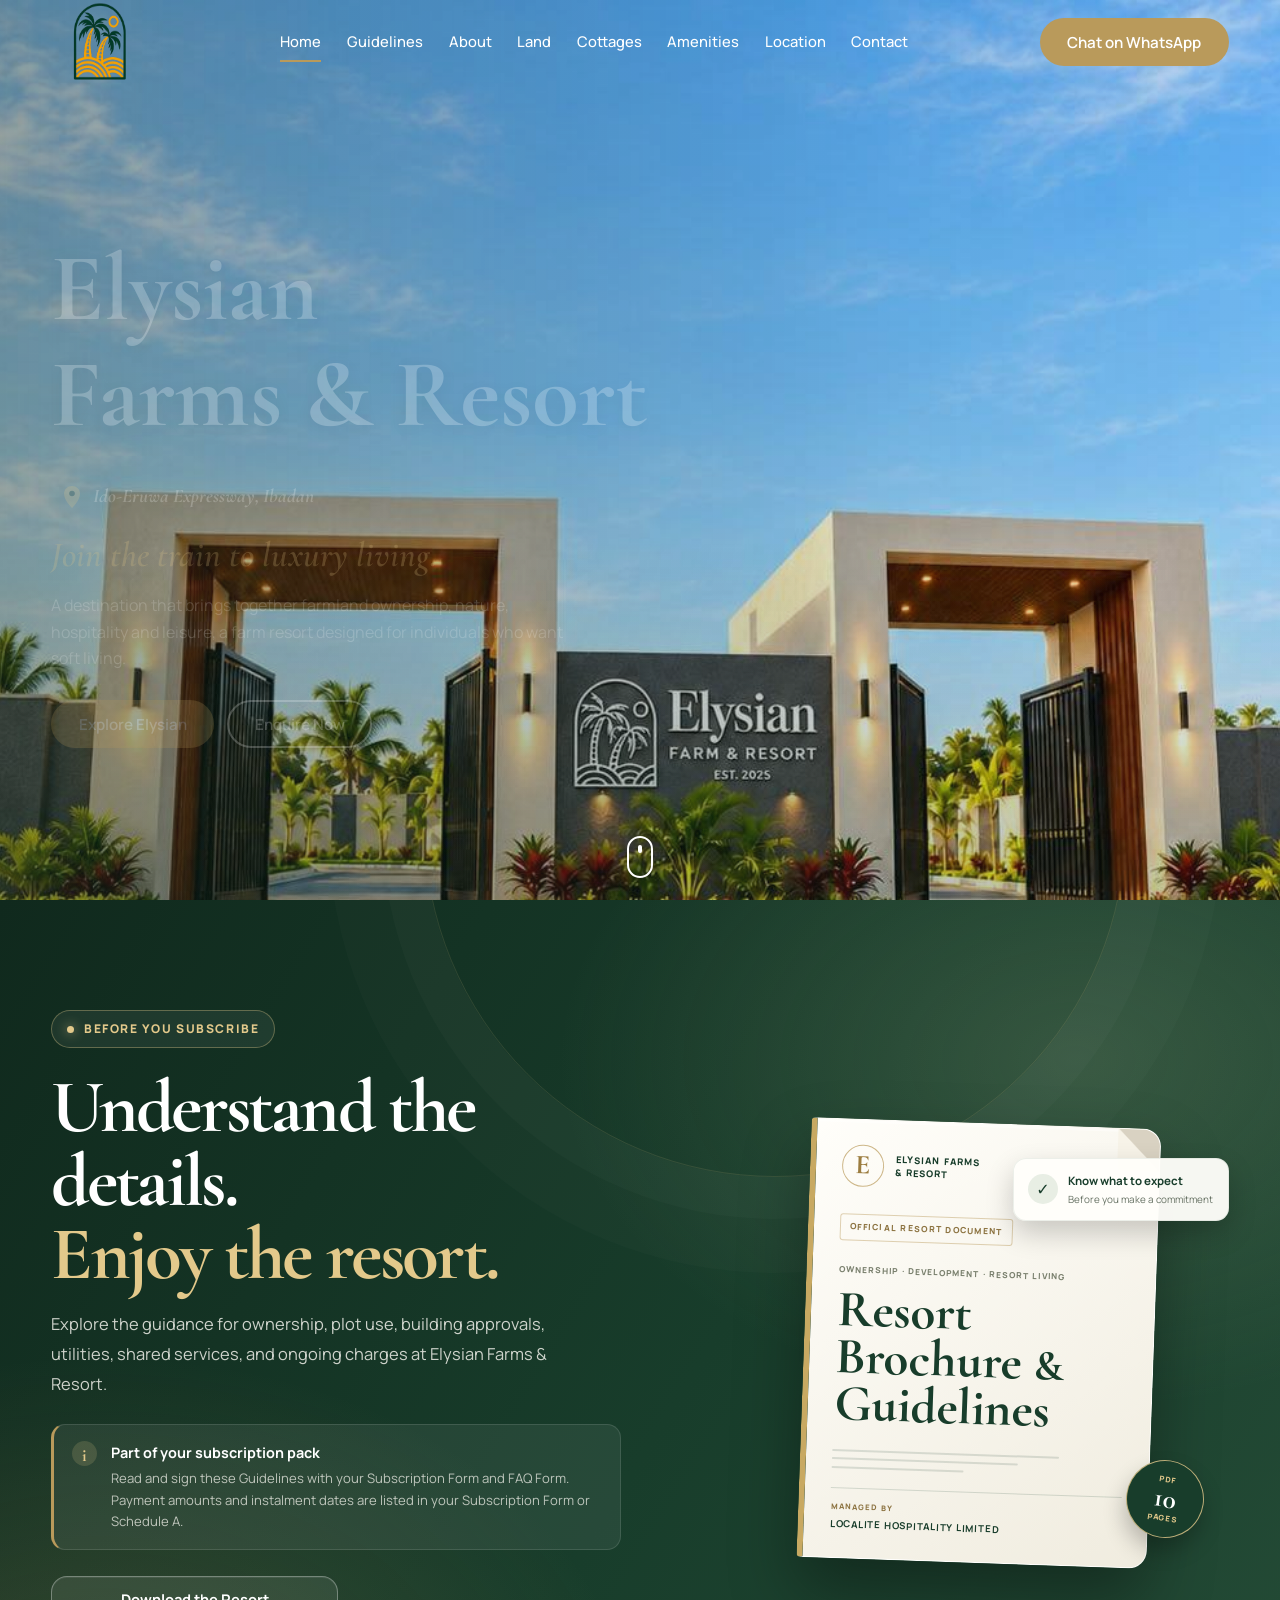
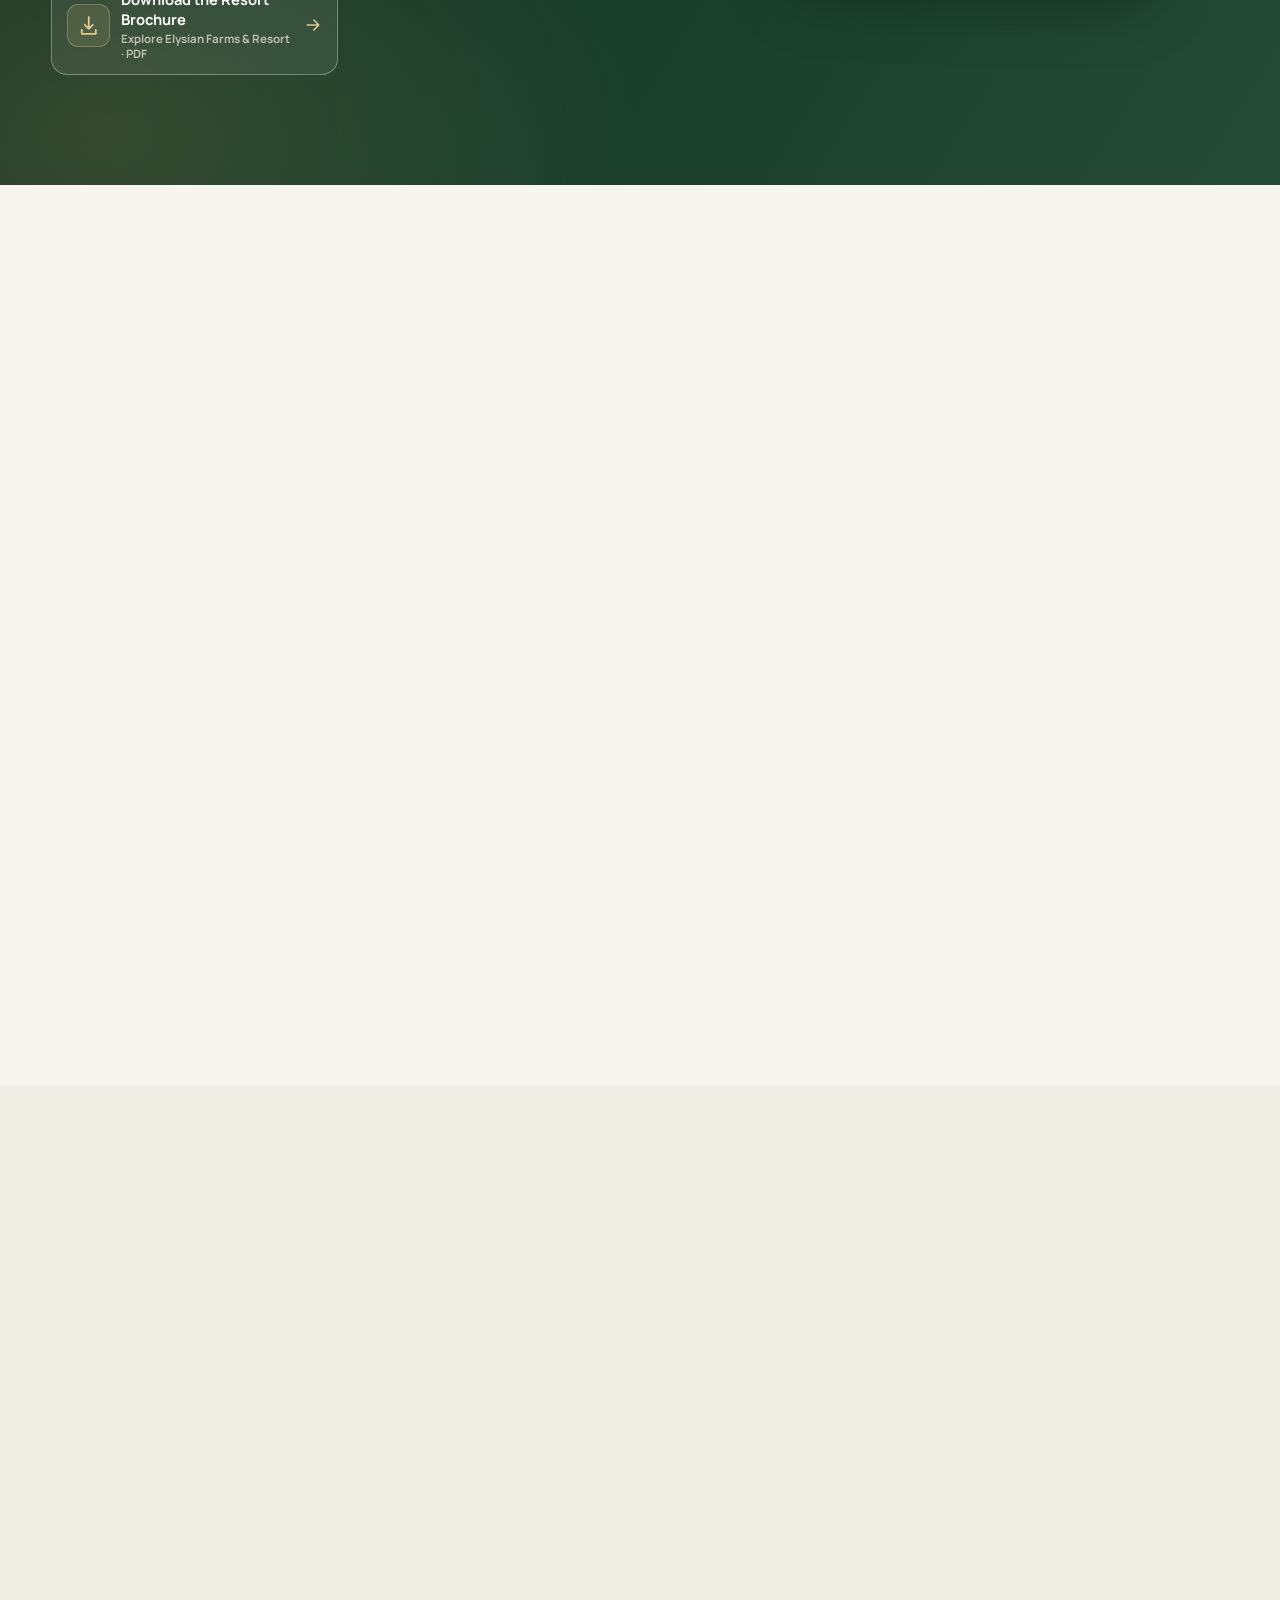
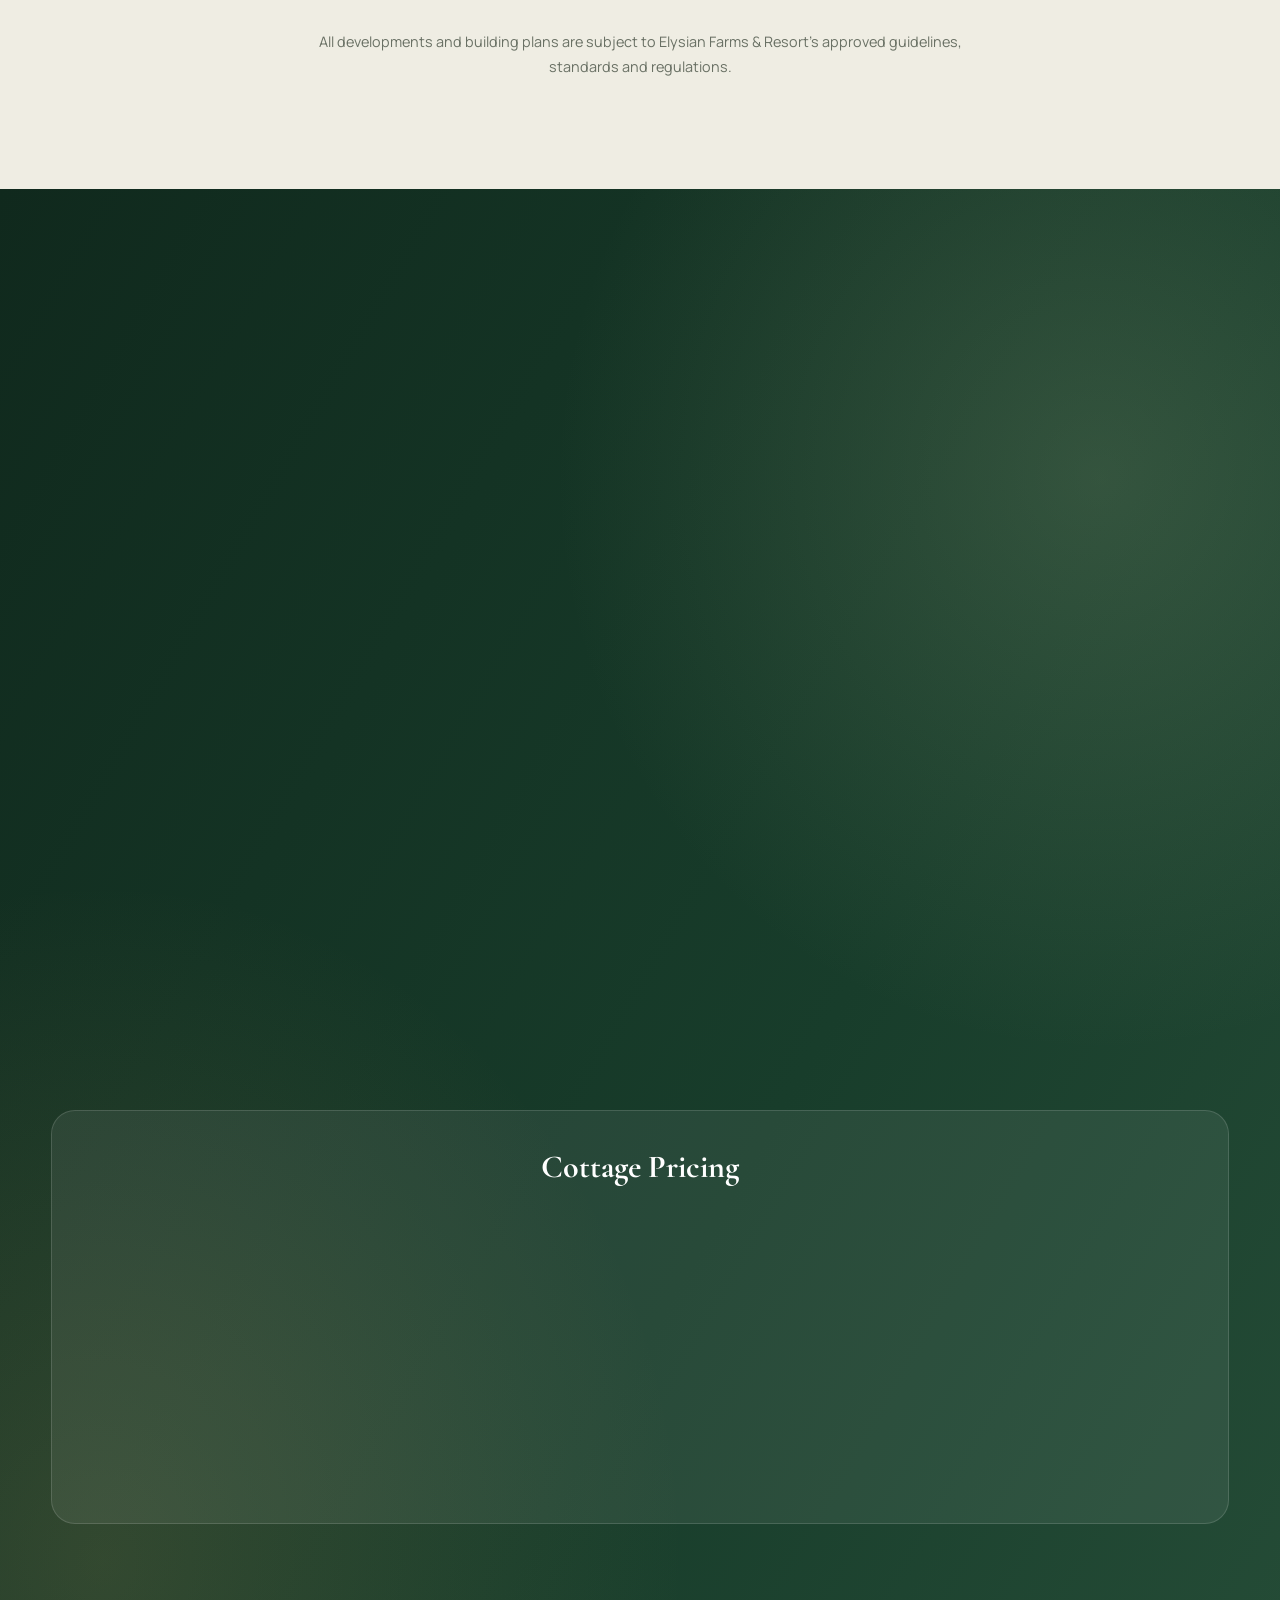
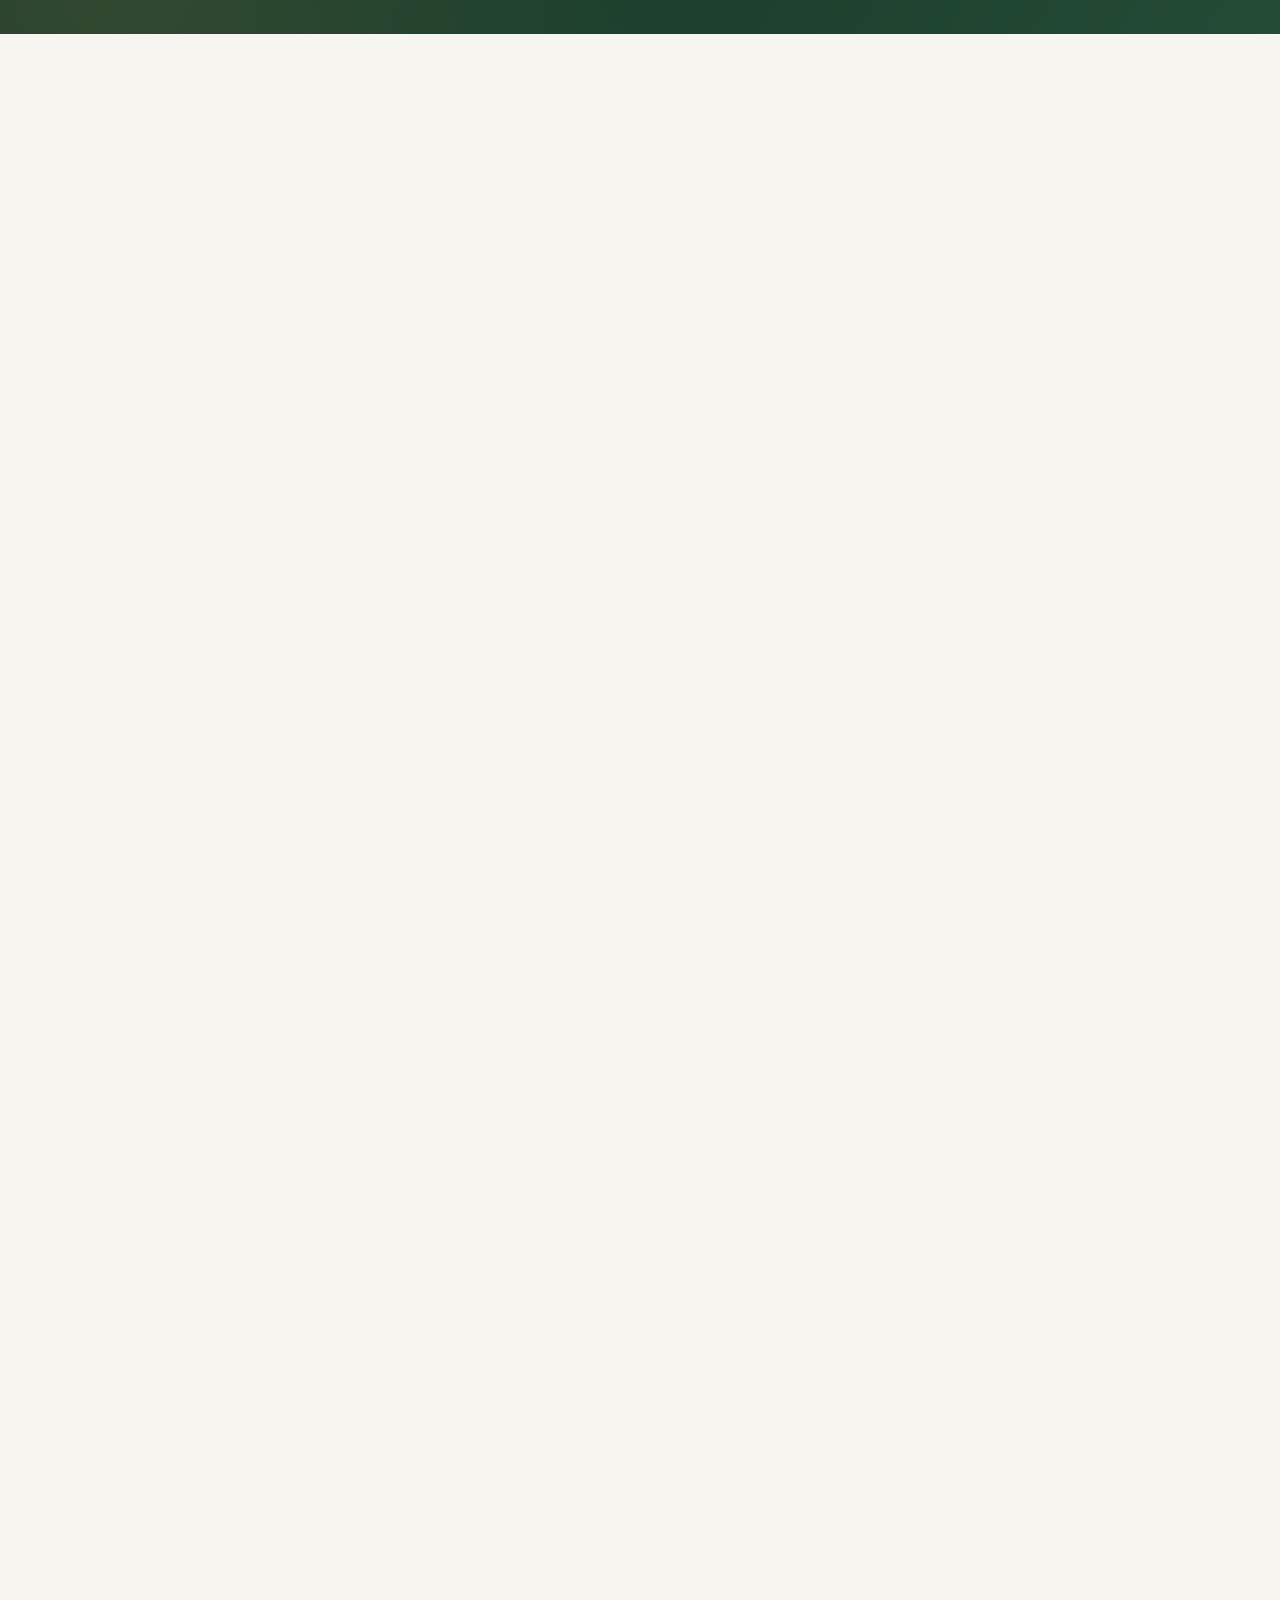
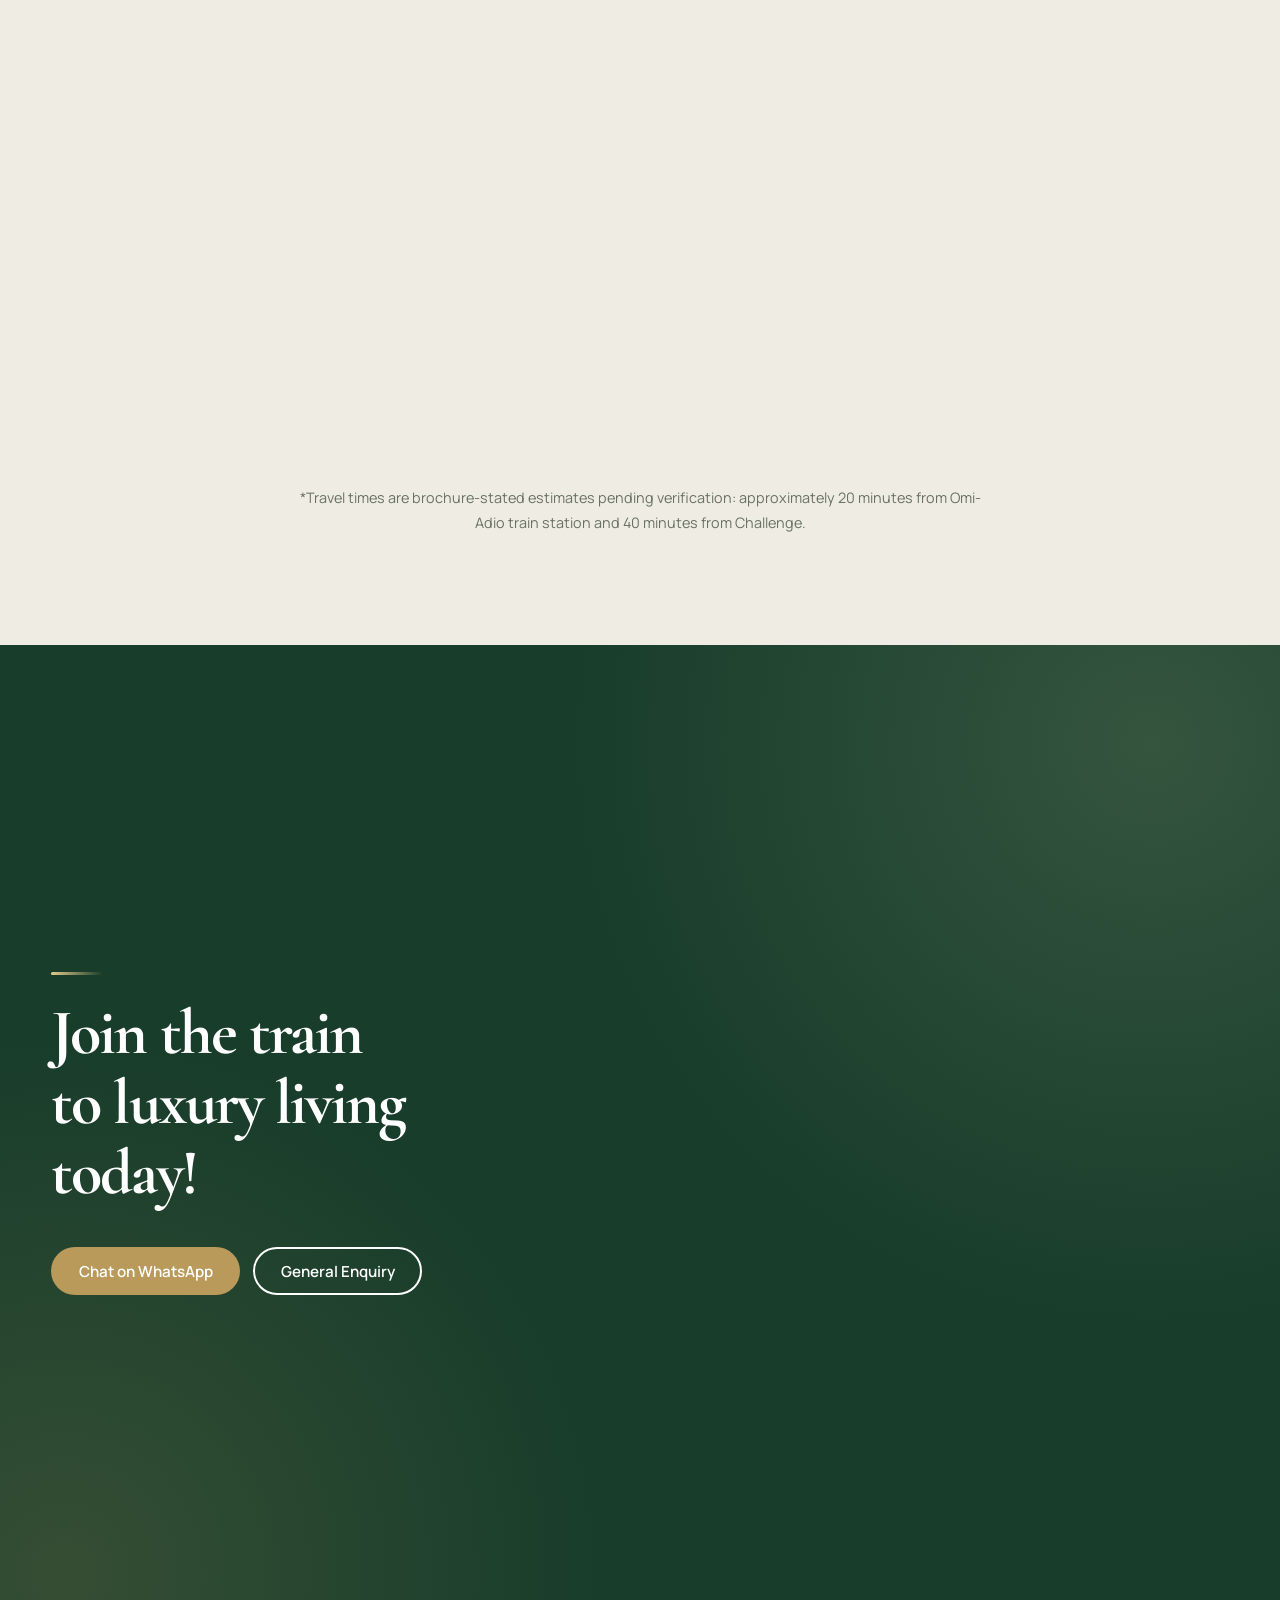
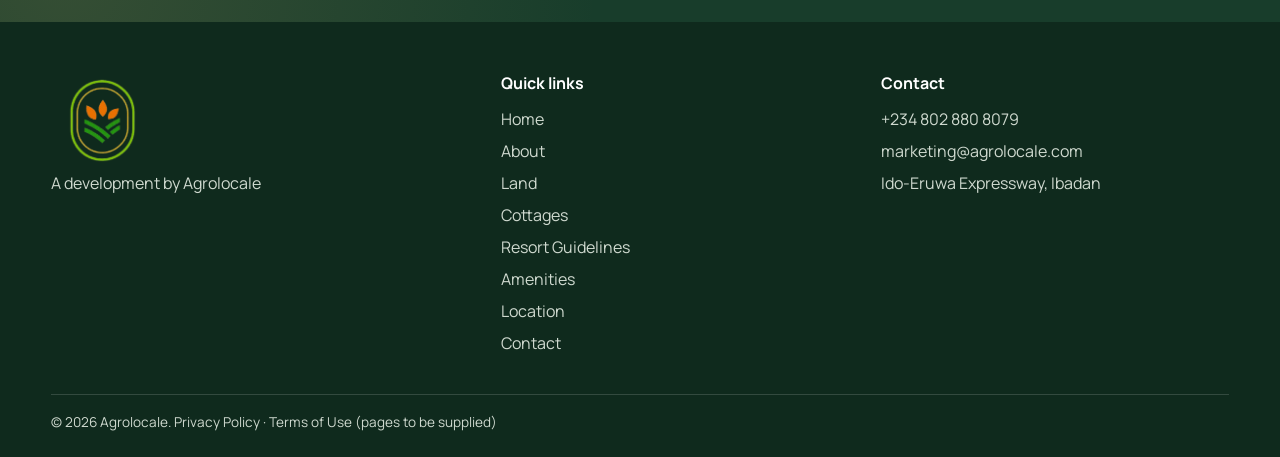
<file: index.html>
<!DOCTYPE html>
<html lang="en-NG">

<head>
    <meta charset="utf-8">
    <meta name="viewport" content="width=device-width, initial-scale=1">
    <title>Farm Resort in Ibadan, Nigeria | Elysian Farms &amp; Resort</title>
    <meta name="description"
        content="Discover Elysian Farms &amp; Resort, a farm resort on Ido-Eruwa Expressway in Ibadan, Oyo State, Nigeria, Africa. Explore Aduke Nature Cottages, leisure amenities and farmland.">
    <meta name="keywords"
        content="Elysian Farms and Resort, farm resort in Ibadan, farm resort in Nigeria, farm resort in Lagos, farm resort in Africa, farm resort in West Africa, Elysian, Farm, Resort, land for sale in Ibadan, farmland investment Nigeria, Ido-Eruwa Expressway, Aduke Nature Cottages, greenhouse farming, agro-realty Nigeria">
    <meta name="author" content="Agrolocale">
    <meta name="robots" content="index, follow, max-image-preview:large">
    <meta name="googlebot" content="index, follow">
    <link rel="canonical" href="https://elysianfarmsandresort.agrolocale.com/">

    <meta property="og:type" content="website">
    <meta property="og:locale" content="en_NG">
    <meta property="og:site_name" content="Elysian Farms &amp; Resort">
    <meta property="og:url" content="https://elysianfarmsandresort.agrolocale.com/">
    <meta property="og:title" content="Farm Resort in Ibadan, Nigeria | Elysian Farms &amp; Resort">
    <meta property="og:description"
        content="Discover Elysian Farms &amp; Resort in Ibadan, Oyo State, Nigeria, Africa: Aduke Nature Cottages, leisure amenities and farmland opportunities.">
    <meta property="og:image"
        content="https://elysianfarmsandresort.agrolocale.com/assets/images/hero/elysian-og-share.jpg">
    <meta property="og:image:secure_url"
        content="https://elysianfarmsandresort.agrolocale.com/assets/images/hero/elysian-og-share.jpg">
    <meta property="og:image:type" content="image/jpeg">
    <meta property="og:image:width" content="1121">
    <meta property="og:image:height" content="706">
    <meta property="og:image:alt"
        content="Elysian Farms &amp; Resort, a farm resort and land investment destination in Ibadan">

    <meta name="twitter:card" content="summary_large_image">
    <meta name="twitter:title" content="Farm Resort in Ibadan, Nigeria | Elysian Farms &amp; Resort">
    <meta name="twitter:description"
        content="Discover Elysian Farms &amp; Resort in Nigeria, Africa: Aduke Nature Cottages, leisure amenities and farmland opportunities.">
    <meta name="twitter:image"
        content="https://elysianfarmsandresort.agrolocale.com/assets/images/hero/elysian-og-share.jpg">
    <meta name="twitter:image:alt"
        content="Elysian Farms &amp; Resort, a farm resort and land investment destination in Nigeria, Africa">

    <meta name="theme-color" content="#183D2B">
    <link rel="icon" type="image/png" href="assets/logo/elysian-logo.png">
    <link rel="preconnect" href="https://fonts.googleapis.com">
    <link rel="canonical" href="https://elysianfarmsandresort.agrolocale.com/">
    <link rel="preconnect" href="https://fonts.gstatic.com" crossorigin>
    <link rel="stylesheet"
        href="https://fonts.googleapis.com/css2?family=Cormorant+Garamond:wght@500;600;700&amp;family=Manrope:wght@400;500;600;700&amp;display=swap">
    <link rel="stylesheet" href="css/style.css">
    <script type="application/ld+json">
        {
            "@context": "https://schema.org",
            "@graph": [
                {
                    "@type": "Organization",
                    "@id": "https://elysianfarmsandresort.agrolocale.com/#organization",
                    "name": "Agrolocale",
                    "url": "https://www.agrolocale.com"
                },
                {
                    "@type": "LodgingBusiness",
                    "@id": "https://elysianfarmsandresort.agrolocale.com/#resort",
                    "name": "Elysian Farms & Resort",
                    "url": "https://elysianfarmsandresort.agrolocale.com/",
                    "description": "A farm resort development on Ido-Eruwa Expressway in Ibadan, Oyo State, Nigeria, Africa, featuring Aduke Nature Cottages, farmland and leisure amenities.",
                    "image": "https://elysianfarmsandresort.agrolocale.com/assets/images/hero/elysian-og-share.jpg",
                    "telephone": "+2348028808079",
                    "email": "marketing@agrolocale.com",
                    "address": {
                        "@type": "PostalAddress",
                        "streetAddress": "Ido-Eruwa Expressway",
                        "addressLocality": "Ibadan",
                        "addressRegion": "Oyo State",
                        "addressCountry": "NG"
                    },
                    "parentOrganization": {
                        "@id": "https://elysianfarmsandresort.agrolocale.com/#organization"
                    }
                }
            ]
        }
    </script>
    <script async src="https://www.googletagmanager.com/gtm.js?id=GTM-TWPB3NKR"></script>
    <script>
    window.dataLayer = window.dataLayer || [];
    function gtag(){dataLayer.push(arguments);}
    gtag('js', new Date());
    function gtag_report_conversion(url) {
      var callback = function () {
        if (typeof(url) != 'undefined') {
          window.location = url;
        }
      };
      gtag('event', 'conversion', {
        'send_to': 'AW-18594349795/gmoqCKL17L8dEOOFvaJF',
        'event_callback': callback
      });
      return false;
    }
    </script>

    <!-- Meta Pixel Code -->
    <script>
        !function (f, b, e, v, n, t, s) {
            if (f.fbq) return; n = f.fbq = function () {
                n.callMethod ?
                n.callMethod.apply(n, arguments) : n.queue.push(arguments)
            };
            if (!f._fbq) f._fbq = n; n.push = n; n.loaded = !0; n.version = '2.0';
            n.queue = []; t = b.createElement(e); t.async = !0;
            t.src = v; s = b.getElementsByTagName(e)[0];
            s.parentNode.insertBefore(t, s)
        }(window, document, 'script',
            'https://connect.facebook.net/en_US/fbevents.js');
        fbq('init', '2271069093458675');
        fbq('track', 'PageView');
    </script>
    <noscript><img height="1" width="1" style="display:none"
            src="https://www.facebook.com/tr?id=2271069093458675&ev=PageView&noscript=1" /></noscript>
    <!-- End Meta Pixel Code -->
</head>
<script async src="https://www.googletagmanager.com/gtm.js?id=GTM-TQBMDG2C"></script>
<script>
  window.dataLayer = window.dataLayer || [];
  function gtag(){dataLayer.push(arguments);}
  gtag('js', new Date());
</script>

<body>
    <a class="skip" href="#main">Skip to content</a>
    <header class="site-header">
        <div class="wrap bar">
            <a class="brand" href="#home" aria-label="Elysian Farms &amp; Resort home"><img src="assets/logo/logo.png"
                    alt="Elysian Farm &amp; Resort logo" width="493" height="610"></a>
            <button class="nav-toggle" aria-expanded="false" aria-controls="menu"
                aria-label="Toggle menu"><span></span><span></span><span></span></button>
            <nav aria-label="Primary">
                <ul id="menu">
                    <li><a href="#home">Home</a></li>
                    <li><a href="#guidelines">Guidelines</a></li>
                    <li><a href="#about">About</a></li>
                    <li><a href="#land">Land</a></li>
                    <li><a href="#cottages">Cottages</a></li>
                    <li><a href="#amenities">Amenities</a></li>
                    <li><a href="#location">Location</a></li>
                    <li><a href="#contact">Contact</a></li>
                    <li class="m-only"><a class="btn btn-gold" data-wa="general"
                            onclick="return gtag_report_conversion(this.href)">Chat on WhatsApp</a></li>
                </ul>
            </nav>
            <a class="btn btn-gold d-only" data-wa="general"
                onclick="return gtag_report_conversion(this.href)">Chat on WhatsApp</a>
        </div>
    </header>
    <main id="main">
        <section id="home" class="hero">
            <img class="hero-poster"
                src="assets/images/hero/elysian-resort-entrance-gate.jpg"
                alt="Elysian Farms &amp; Resort entrance gate"
                width="1600" height="992">
            <iframe id="hero-video" class="hero-bg"
                src="https://www.youtube.com/embed/Hvt9_6uP8F4?si=er4V3tFiDXE6Yjj8&amp;start=15&amp;autoplay=1&amp;mute=1&amp;loop=1&amp;playlist=Hvt9_6uP8F4&amp;controls=0&amp;rel=0&amp;modestbranding=1&amp;playsinline=1"
                title="YouTube video player"
                frameborder="0"
                allow="accelerometer; autoplay; clipboard-write; encrypted-media; gyroscope; picture-in-picture; web-share"
                referrerpolicy="strict-origin-when-cross-origin"
                allowfullscreen></iframe>
            <div class="wrap hero-c">
                <h1 class="reveal reveal-blur">Elysian<br>Farms &amp; Resort</h1>
                <div class="location-badge reveal reveal-scale" aria-label="Location: Ido-Eruwa Expressway, Ibadan">
                    <svg class="loc-icon" width="20" height="24" viewBox="0 0 20 24" aria-hidden="true"
                        xmlns="http://www.w3.org/2000/svg">
                        <path d="M10 23S2 15.4 2 8.7C2 4.3 5.6 1 10 1s8 3.3 8 7.7C18 15.4 10 23 10 23Z"
                            fill="currentColor" />
                        <circle cx="10" cy="8.5" r="2.8" fill="var(--green)" />
                    </svg>
                    <span class="loc">Ido-Eruwa Expressway, Ibadan</span>
                </div>
                <p class="tag">Join the train to luxury living.</p>
                <p class="lead">A destination that brings together farmland ownership, nature, hospitality and leisure,
                    a farm resort designed for individuals who want soft living.</p>
                <div class="cta"><a class="btn btn-gold" href="#about">Explore Elysian</a><a class="btn btn-light"
                        href="#contact">Enquire Now</a></div>
            </div>
            <a class="scroll" href="#about" aria-label="Scroll to About"><span></span></a>
        </section>

        <section id="guidelines" class="sec guidelines">
            <div class="wrap guidelines-layout">
                <div class="guidelines-copy">
                    <p class="guidelines-kicker"><span aria-hidden="true"></span> Before you subscribe</p>
                    <h2>Understand the details.<br><em>Enjoy the resort.</em></h2>
                    <p class="guidelines-intro">Explore the guidance for ownership, plot use, building approvals,
                        utilities, shared services, and ongoing charges at Elysian Farms &amp; Resort.</p>
                    <div class="guidelines-note">
                        <span class="guidelines-note-mark" aria-hidden="true">i</span>
                        <div>
                            <strong>Part of your subscription pack</strong>
                            <p>Read and sign these Guidelines with your Subscription Form and FAQ Form. Payment amounts
                                and instalment dates are listed in your Subscription Form or Schedule A.</p>
                        </div>
                    </div>
                    <div class="guidelines-download-grid">
                        <!-- <a class="btn guidelines-download"
                            href="assets/docs/elysian-farm-and-resort-guidelines.pdf"
                            download="elysian-farm-and-resort-guidelines.pdf">
                            <svg class="guidelines-download-icon" width="24" height="24" viewBox="0 0 24 24"
                                fill="none" aria-hidden="true" xmlns="http://www.w3.org/2000/svg">
                                <path d="M12 3v12m0 0 4-4m-4 4-4-4M5 16v4h14v-4" stroke="currentColor"
                                    stroke-width="1.8" stroke-linecap="round" stroke-linejoin="round" />
                            </svg>
                            <span class="guidelines-download-text">
                                <strong>Download Resort Guidelines</strong>
                                <small>PDF document &middot; 10 pages</small>
                            </span>
                            <svg class="guidelines-download-arrow" width="20" height="20" viewBox="0 0 24 24"
                                fill="none" aria-hidden="true" xmlns="http://www.w3.org/2000/svg">
                                <path d="M5 12h14m-6-6 6 6-6 6" stroke="currentColor" stroke-width="1.8"
                                    stroke-linecap="round" stroke-linejoin="round" />
                            </svg>
                        </a> -->
                        <a class="btn guidelines-download brochure-download"
                            href="assets/docs/elysian-farm-and-resort-brochure.pdf"
                            download="elysian-farm-and-resort-brochure.pdf">
                            <svg class="guidelines-download-icon" width="24" height="24" viewBox="0 0 24 24"
                                fill="none" aria-hidden="true" xmlns="http://www.w3.org/2000/svg">
                                <path d="M12 3v12m0 0 4-4m-4 4-4-4M5 16v4h14v-4" stroke="currentColor"
                                    stroke-width="1.8" stroke-linecap="round" stroke-linejoin="round" />
                            </svg>
                            <span class="guidelines-download-text">
                                <strong>Download the Resort Brochure</strong>
                                <small>Explore Elysian Farms &amp; Resort &middot; PDF</small>
                            </span>
                            <svg class="guidelines-download-arrow" width="20" height="20" viewBox="0 0 24 24"
                                fill="none" aria-hidden="true" xmlns="http://www.w3.org/2000/svg">
                                <path d="M5 12h14m-6-6 6 6-6 6" stroke="currentColor" stroke-width="1.8"
                                    stroke-linecap="round" stroke-linejoin="round" />
                            </svg>
                        </a>
                    </div>
                </div>
                <div class="guidelines-art" aria-hidden="true">
                    <div class="guidelines-sheet">
                        <div class="guidelines-sheet-brand">
                            <span class="guidelines-monogram">E</span>
                            <span>ELYSIAN FARMS<br>&amp; RESORT</span>
                        </div>
                        <span class="guidelines-sheet-label">OFFICIAL RESORT DOCUMENT</span>
                        <p class="guidelines-sheet-overline">OWNERSHIP &middot; DEVELOPMENT &middot; RESORT LIVING</p>
                        <h3>Resort<br>Brochure <small>&</small><br>Guidelines</h3>
                        <div class="guidelines-sheet-lines"><span></span><span></span><span></span></div>
                        <div class="guidelines-sheet-footer">
                            <span>MANAGED BY</span>
                            <strong>LOCALITE HOSPITALITY LIMITED</strong>
                        </div>
                    </div>
                    <div class="guidelines-float">
                        <span class="guidelines-float-check" aria-hidden="true">&check;</span>
                        <span><strong>Know what to expect</strong><small>Before you make a commitment</small></span>
                    </div>
                    <div class="guidelines-page-stamp">
                        <span>PDF</span><strong>10</strong><small>pages</small>
                    </div>
                </div>
            </div>
        </section>

        <section id="about" class="sec">
            <div class="wrap about">
                <div class="reveal">
                    <p class="eyebrow">About Agrolocale</p>
                    <h2>Building a Greater Agricultural Future</h2>
                    <p>Agrolocale is an innovative agro-realty company established in 2024, bridging the gap between
                        farmland ownership, agricultural investment and farm resort development. With a focus on making
                        farmland ownership more accessible, the company develops opportunities that connect individuals,
                        families and investors with agriculture and thoughtfully developed farm estates.</p>
                </div>
                <div class="vm reveal">
                    <div>
                        <h3>Our Vision</h3>
                        <p>To be the go-to company in Africa and the world for everything agro purchase, investment,
                            research, and technology.</p>
                    </div>
                    <div>
                        <h3>Our Mission</h3>
                        <p>To produce as many farmland owners as possible within our premium farm estate developments
                            for food security and sufficiency in the economy.</p>
                    </div>
                </div>
            </div>
            <div class="wrap">
                <div class="values reveal">
                    <h3>Our Core Values</h3>
                    <ul>
                        <li>Family</li>
                        <li>Excellence</li>
                        <li>Quality</li>
                        <li>Humility</li>
                        <li>Integrity</li>
                        <li>Teamwork</li>
                        <li>Communication</li>
                        <li>Innovation</li>
                        <li>Accountability</li>
                        <li>Technology</li>
                    </ul>
                </div>
            </div>
        </section>

        <section id="land" class="sec alt">
            <div class="wrap">
                <div class="head reveal">
                    <p class="eyebrow">Available Plots</p>
                    <h2>Own a Piece of Elysian Farms &amp; Resort</h2>
                    <p>Create a space designed around your lifestyle and aspirations.</p><a
                        class="btn btn-green" data-wa="landAll">Enquire About Plots</a>
                </div>
                <div class="grid3 reveal-stagger">
                    <article class="card reveal"><img src="assets/images/plots/plot-300-sqm.jpg"
                            alt="Aerial view of a 300 SQM plot at Elysian Farms &amp; Resort" width="900" height="600"
                            loading="lazy" decoding="async" class="">
                        <div class="card-b">
                            <h3>300 SQM</h3>
                            <p class="price" data-price="land.sqm300"></p>
                            <p>A perfect space to bring your vision to life. Own a piece of Elysian Farm &amp; Resort
                                and create a space designed around your lifestyle and aspirations.</p><a
                                class="btn btn-outline" data-wa="land300">Enquire Now</a>
                        </div>
                    </article>
                    <article class="card reveal"><img src="assets/images/plots/plot-600-sqm.jpg"
                            alt="Aerial view of a 600 SQM plot at Elysian Farms &amp; Resort" width="900" height="600"
                            loading="lazy" decoding="async" class="">
                        <div class="card-b">
                            <h3>600 SQM</h3>
                            <p class="price" data-price="land.sqm600"></p>
                            <p>More room for bigger possibilities. Enjoy the flexibility to create a spacious home,
                                holiday retreat, or a personalised getaway.</p><a class="btn btn-outline"
                                data-wa="land600">Enquire Now</a>
                        </div>
                    </article>
                    <article class="card reveal"><img src="assets/images/plots/plot-1-acre.jpg"
                            alt="Aerial view of a 1 Acre plot at Elysian Farms &amp; Resort" width="900" height="600"
                            loading="lazy" decoding="async" class="">
                        <div class="card-b">
                            <h3>Acre</h3>
                            <p class="price" data-price="land.acre1"></p>
                            <p>Generous space and flexibility for larger development plans: a private estate,
                                agricultural activities or multiple building projects, subject to the resort&rsquo;s
                                guidelines.</p><a class="btn btn-outline" data-wa="land1acre">Enquire Now</a>
                        </div>
                    </article>
                </div>
            </div>
        </section>

        <section id="greenhouse" class="sec">
            <div class="wrap gh">
                <div class="reveal reveal-left"><img src="assets/images/greenhouse/greenhouse-farming.jpg"
                        alt="Rows of vegetables growing inside a greenhouse" width="1200" height="800" loading="lazy"
                        decoding="async" class="round"></div>
                <div class="reveal reveal-right">
                    <p class="eyebrow">Greenhouse Plots</p>
                    <h2 class="price-heading"><span data-price="greenhouse.annualLease"></span></h2>
                    <p>Agrolocale presents a yearly lease offer to greenhouse clients (subject to subsequent yearly
                        review and amicable negotiation). The following accessories are owned by the land/greenhouse
                        owner and the client retains ownership of the materials below:</p>
                    <ul class="checks">
                        <li><svg class="chk" viewBox="0 0 20 20" aria-hidden="true">
                                <circle cx="10" cy="10" r="10" />
                                <path d="M5.5 10.5l3 3 6-7" fill="none" stroke="#fff" stroke-width="2"
                                    stroke-linecap="round" stroke-linejoin="round" />
                            </svg>Shade Net</li>
                        <li><svg class="chk" viewBox="0 0 20 20" aria-hidden="true">
                                <circle cx="10" cy="10" r="10" />
                                <path d="M5.5 10.5l3 3 6-7" fill="none" stroke="#fff" stroke-width="2"
                                    stroke-linecap="round" stroke-linejoin="round" />
                            </svg>Mulching Film</li>
                        <li><svg class="chk" viewBox="0 0 20 20" aria-hidden="true">
                                <circle cx="10" cy="10" r="10" />
                                <path d="M5.5 10.5l3 3 6-7" fill="none" stroke="#fff" stroke-width="2"
                                    stroke-linecap="round" stroke-linejoin="round" />
                            </svg>Drip Tapes</li>
                        <li><svg class="chk" viewBox="0 0 20 20" aria-hidden="true">
                                <circle cx="10" cy="10" r="10" />
                                <path d="M5.5 10.5l3 3 6-7" fill="none" stroke="#fff" stroke-width="2"
                                    stroke-linecap="round" stroke-linejoin="round" />
                            </svg>Layflat</li>
                        <li><svg class="chk" viewBox="0 0 20 20" aria-hidden="true">
                                <circle cx="10" cy="10" r="10" />
                                <path d="M5.5 10.5l3 3 6-7" fill="none" stroke="#fff" stroke-width="2"
                                    stroke-linecap="round" stroke-linejoin="round" />
                            </svg>UV Twine</li>
                        <li><svg class="chk" viewBox="0 0 20 20" aria-hidden="true">
                                <circle cx="10" cy="10" r="10" />
                                <path d="M5.5 10.5l3 3 6-7" fill="none" stroke="#fff" stroke-width="2"
                                    stroke-linecap="round" stroke-linejoin="round" />
                            </svg>Weed Mat</li>
                        <li><svg class="chk" viewBox="0 0 20 20" aria-hidden="true">
                                <circle cx="10" cy="10" r="10" />
                                <path d="M5.5 10.5l3 3 6-7" fill="none" stroke="#fff" stroke-width="2"
                                    stroke-linecap="round" stroke-linejoin="round" />
                            </svg>Binding Wire</li>
                        <li><svg class="chk" viewBox="0 0 20 20" aria-hidden="true">
                                <circle cx="10" cy="10" r="10" />
                                <path d="M5.5 10.5l3 3 6-7" fill="none" stroke="#fff" stroke-width="2"
                                    stroke-linecap="round" stroke-linejoin="round" />
                            </svg>Offtake Valve</li>
                        <li><svg class="chk" viewBox="0 0 20 20" aria-hidden="true">
                                <circle cx="10" cy="10" r="10" />
                                <path d="M5.5 10.5l3 3 6-7" fill="none" stroke="#fff" stroke-width="2"
                                    stroke-linecap="round" stroke-linejoin="round" />
                            </svg>End Cap</li>
                        <li><svg class="chk" viewBox="0 0 20 20" aria-hidden="true">
                                <circle cx="10" cy="10" r="10" />
                                <path d="M5.5 10.5l3 3 6-7" fill="none" stroke="#fff" stroke-width="2"
                                    stroke-linecap="round" stroke-linejoin="round" />
                            </svg>Tank (2,000 Litres)</li>
                        <li><svg class="chk" viewBox="0 0 20 20" aria-hidden="true">
                                <circle cx="10" cy="10" r="10" />
                                <path d="M5.5 10.5l3 3 6-7" fill="none" stroke="#fff" stroke-width="2"
                                    stroke-linecap="round" stroke-linejoin="round" />
                            </svg>Other Plumbing Materials</li>
                    </ul><a class="btn btn-green" data-wa="greenhouse">Enquire About Greenhouse Plot</a>
                </div>
            </div>
        </section>

        <section id="build" class="sec alt">
            <div class="wrap">
                <div class="head reveal">
                    <p class="eyebrow">Building Interests on the Plots</p>
                    <h2>Create &amp; Build Your Vision.</h2>
                    <p>Explore development opportunities within Elysian Farms &amp; Resort.</p>
                </div>
                <div class="grid4 reveal-stagger">
                    <article class="card reveal"><img src="assets/images/buildings/villa.jpg"
                            alt="Villas development opportunity at Elysian Farms &amp; Resort" width="900" height="600"
                            loading="lazy" decoding="async" class="">
                        <div class="card-b">
                            <h3>Villas</h3>
                            <p class="price"><small>From </small><span data-price="buildings.villa"></span></p>
                            <p>Create your personal haven: a private villa in a serene environment designed for comfort,
                                exclusivity and relaxation.</p><a class="btn btn-outline" data-wa="villa">Enquire
                                Now</a>
                        </div>
                    </article>
                    <article class="card reveal"><img src="assets/images/buildings/bungalow.jpg"
                            alt="Bungalows development opportunity at Elysian Farms &amp; Resort" width="900"
                            height="600" loading="lazy" decoding="async" class="">
                        <div class="card-b">
                            <h3>Bungalows</h3>
                            <p class="price"><small>From </small><span data-price="buildings.bungalow"></span></p>
                            <p>Comfortable and convenient living in a thoughtfully planned environment, combining
                                simplicity, functionality and leisure.</p><a class="btn btn-outline"
                                data-wa="bungalow">Enquire Now</a>
                        </div>
                    </article>
                    <article class="card reveal"><img src="assets/images/buildings/apartment-block.jpg"
                            alt="Block of Apartments development opportunity at Elysian Farms &amp; Resort" width="900"
                            height="600" loading="lazy" decoding="async" class="">
                        <div class="card-b">
                            <h3>Block of Apartments</h3>
                            <p class="price"><small>From </small><span data-price="buildings.apartment"></span></p>
                            <p>Opportunities for multi-unit residential development, designed for apartment spaces that
                                accommodate different lifestyle needs.</p><a class="btn btn-outline"
                                data-wa="apartment">Enquire Now</a>
                        </div>
                    </article>
                    <article class="card reveal"><img src="assets/images/buildings/business-district.jpg"
                            alt="Business District development opportunity at Elysian Farms &amp; Resort" width="900"
                            height="600" loading="lazy" decoding="async" class="">
                        <div class="card-b">
                            <h3>Business District</h3>
                            <p class="price"><small>From </small><span data-price="buildings.businessDistrict"></span>
                            </p>
                            <p>Establish your business within a vibrant resort environment, with commercial spaces that
                                complement its agricultural, hospitality and leisure offerings.</p><a
                                class="btn btn-outline" data-wa="business">Enquire Now</a>
                        </div>
                    </article>
                </div>
                <p class="note">All developments and building plans are subject to Elysian Farms &amp; Resort&rsquo;s
                    approved guidelines, standards and regulations.</p>
            </div>
        </section>

        <section id="cottages" class="sec dark cottages-section">
            <div class="wrap cot">
                <div class="reveal">
                    <p class="eyebrow">Aduke Cottages</p>
                    <h2>Premium 1, 2 &amp; 3 Bedroom Nature Cottages.</h2>
                    <p>Aduke Cottages is a premium farm resort development with 1, 2 &amp; 3 bedroom cottages, specially
                        for individuals who love country living and a connection to nature and the soil, with fresh food
                        grown on the farm.</p>
                    <p>Inside Elysian Farms &amp; Resort, enjoy comfortable accommodation in a serene environment.</p>
                </div>
                <div class="gal reveal reveal-scale"><img src="assets/images/cottages/aduke-cottage-bedroom.jpg"
                    alt="Interior of an Aduke Cottage bedroom" width="1200" height="1200" loading="lazy"
                    decoding="async" class="main"><img src="assets/images/cottages/cottage-exterior-front.jpg"
                    alt="Front view of Aduke Cottages" width="1200" height="800" loading="lazy" decoding="async"
                    class=""><img src="assets/images/cottages/cottage-garden-terrace.jpg"
                    alt="Cottage terrace with a kitchen garden" width="1200" height="1500" loading="lazy"
                    decoding="async" class="">
                </div>
            </div>
            <div class="wrap" id="cottage-pricing">
                <h3 class="center">Cottage Pricing</h3>
                <div class="grid3 reveal-stagger">
                    <article class="price-card reveal">
                        <h3>1 Bedroom Cottage</h3>
                        <p class="price" data-price="cottages.bed1"></p>
                        <p class="pp">Payment plan availability: <strong>Enquire for details</strong></p><a
                            class="btn btn-gold" data-wa="cottage1">Enquire Now</a>
                    </article>
                    <article class="price-card reveal">
                        <h3>2 Bedroom Cottage</h3>
                        <p class="price" data-price="cottages.bed2"></p>
                        <p class="pp">Payment plan availability: <strong>Enquire for details</strong></p><a
                            class="btn btn-gold" data-wa="cottage2">Enquire Now</a>
                    </article>
                    <article class="price-card reveal">
                        <h3>3 Bedroom Cottage</h3>
                        <p class="price" data-price="cottages.bed3"></p>
                        <p class="pp">Payment plan availability: <strong>Enquire for details</strong></p><a
                            class="btn btn-gold" data-wa="cottage3">Enquire Now</a>
                    </article>
                </div>
            </div>
        </section>

        <section id="why" class="sec">
            <div class="wrap">
                <div class="head reveal">
                    <p class="eyebrow">Why Aduke Cottages?</p>
                    <h2>A Lifestyle Rooted in Nature</h2>
                </div>
                <div class="grid3 reveal-stagger">
                    <article class="why reveal"><img src="assets/images/cottages/why-lifestyle.jpg"
                            alt="Lifestyle Decision" width="900" height="600" loading="lazy" decoding="async" class="">
                        <div>
                            <h3>Lifestyle Decision</h3>
                            <p>Buy into a growing resort community with access to the experience centre, pool, games
                                arena, restaurant etc.</p>
                        </div>
                    </article>
                    <article class="why reveal"><img src="assets/images/cottages/why-relaxation-nature.jpg"
                            alt="Relaxation &amp; Nature" width="900" height="600" loading="lazy" decoding="async"
                            class="">
                        <div>
                            <h3>Relaxation &amp; Nature</h3>
                            <p>A getaway home amidst nature, precision agriculture and curated experiences.</p>
                        </div>
                    </article>
                    <article class="why reveal"><img src="assets/images/cottages/why-lodging-income.jpg"
                            alt="Lodging Income" width="900" height="600" loading="lazy" decoding="async" class="">
                        <div>
                            <h3>Lodging Income</h3>
                            <p>A potential opportunity to earn from lodging fees when visitors stay at Elysian Farms
                                &amp; Resort, including peak seasons and curated experiences such as bonfire nights,
                                outdoor dining and tours to Paradiso Farms. Income is not guaranteed.</p>
                        </div>
                    </article>
                    <article class="why reveal"><img src="assets/images/cottages/why-full-management.jpg"
                            alt="Full Management by Company" width="900" height="600" loading="lazy" decoding="async"
                            class="">
                        <div>
                            <h3>Full Management by Company</h3>
                            <p>All marketing, concierge and lodging services are to be undertaken by the company,
                                managed under Localite Hospitality Limited, to support steady occupancy.</p>
                        </div>
                    </article>
                    <article class="why reveal"><img src="assets/images/cottages/why-animal-attractions.jpg"
                            alt="Animal Attractions" width="900" height="600" loading="lazy" decoding="async" class="">
                        <div>
                            <h3>Animal Attractions</h3>
                            <p>Peacocks, geese, horses, donkeys, monkeys and more.</p>
                        </div>
                    </article>
                    <article class="why reveal"><img src="assets/images/cottages/why-greenhouse-farming.jpg"
                            alt="Greenhouse Farming" width="900" height="600" loading="lazy" decoding="async" class="">
                        <div>
                            <h3>Greenhouse Farming</h3>
                            <p>Being able to eat fresh food grown in a controlled environment at the resort.</p>
                        </div>
                    </article>
                    <article class="why reveal"><img src="assets/images/location/omi-adio-train-journey.jpg"
                            alt="Travellers at the Omi-Adio train station" width="900" height="600" loading="lazy"
                            decoding="async" class="">
                        <div>
                            <h3>Proximity to Omi-Adio Train Station</h3>
                            <p>A destination with opportunities to participate in the growing hospitality and short-let
                                market.</p>
                        </div>
                    </article>
                </div>
            </div>
        </section>

        <section id="payment" class="sec alt">
            <div class="wrap pay reveal">
                <div>
                    <p class="eyebrow">Payment Plans</p>
                    <h2>Flexible Payment Options.</h2>
                    <p id="payment-outright">Outright payment available.</p>
                    <ul id="payment-details" class="plain"></ul>
                    <p id="payment-fallback">Contact our team to discuss available payment arrangements.</p><a
                        class="btn btn-green" data-wa="payment">Discuss Payment Options</a>
                </div>
            </div>
        </section>

        <section id="amenities" class="sec">
            <div class="wrap">
                <div class="head reveal">
                    <p class="eyebrow">Resort Amenities</p>
                    <h2>Relax. Explore. Enjoy.</h2>
                    <p>A complete resort experience for individuals, families and investors. Imagery is illustrative;
                        amenities are being delivered in phases.</p>
                </div>
                <div class="amgrid reveal-stagger">
                    <figure class="am reveal"><img src="assets/images/amenities/gazebos.jpg"
                            alt="Gazebos at Elysian Farms &amp; Resort" width="900" height="600" loading="lazy"
                            decoding="async" class="">
                        <figcaption>Gazebos</figcaption>
                    </figure>
                    <figure class="am reveal"><img src="assets/images/amenities/electricity.jpg"
                            alt="Electricity at Elysian Farms &amp; Resort" width="900" height="600" loading="lazy"
                            decoding="async" class="">
                        <figcaption>Electricity</figcaption>
                    </figure>
                    <figure class="am reveal"><img src="assets/images/amenities/solar.jpg"
                            alt="Solar Upon Request at Elysian Farms &amp; Resort" width="900" height="600"
                            loading="lazy" decoding="async" class="">
                        <figcaption>Solar Upon Request</figcaption>
                    </figure>
                    <figure class="am reveal"><img src="assets/images/amenities/solar-streetlights.jpg"
                            alt="Solar Streetlights at Elysian Farms &amp; Resort" width="900" height="600"
                            loading="lazy" decoding="async" class="">
                        <figcaption>Solar Streetlights</figcaption>
                    </figure>
                    <figure class="am reveal"><img src="assets/images/amenities/green-spaces.jpg"
                            alt="Green Spaces at Elysian Farms &amp; Resort" width="900" height="600" loading="lazy"
                            decoding="async" class="">
                        <figcaption>Green Spaces</figcaption>
                    </figure>
                    <figure class="am reveal"><img src="assets/images/greenhouse/greenhouse-farming.jpg"
                            alt="Greenhouses at Elysian Farms &amp; Resort" width="900" height="600" loading="lazy"
                            decoding="async" class="">
                        <figcaption>Greenhouses</figcaption>
                    </figure>
                    <figure class="am reveal"><img src="assets/images/amenities/experience-centre.jpg"
                            alt="Experience Centre at Elysian Farms &amp; Resort" width="900" height="600"
                            loading="lazy" decoding="async" class="">
                        <figcaption>Experience Centre</figcaption>
                    </figure>
                    <figure class="am reveal"><img src="assets/images/amenities/game-area.jpg"
                            alt="Game Area at Elysian Farms &amp; Resort" width="900" height="600" loading="lazy"
                            decoding="async" class="">
                        <figcaption>Game Area</figcaption>
                    </figure>
                    <figure class="am reveal"><img src="assets/images/amenities/spa.jpg"
                            alt="Spa at Elysian Farms &amp; Resort" width="900" height="600" loading="lazy"
                            decoding="async" class="">
                        <figcaption>Spa</figcaption>
                    </figure>
                    <figure class="am reveal"><img src="assets/images/amenities/tennis-court.jpg"
                            alt="Tennis Court at Elysian Farms &amp; Resort" width="900" height="600" loading="lazy"
                            decoding="async" class="">
                        <figcaption>Tennis Court</figcaption>
                    </figure>
                    <figure class="am reveal"><img src="assets/images/amenities/resort-pool.jpg"
                            alt="Resort Pool at Elysian Farms &amp; Resort" width="900" height="600" loading="lazy"
                            decoding="async" class="">
                        <figcaption>Resort Pool</figcaption>
                    </figure>
                    <figure class="am reveal"><img src="assets/images/amenities/animal-attractions.jpg"
                            alt="Animal Attractions at Elysian Farms &amp; Resort" width="900" height="600"
                            loading="lazy" decoding="async" class="">
                        <figcaption>Animal Attractions</figcaption>
                    </figure>
                    <figure class="am reveal"><img src="assets/images/amenities/resort-shuttle.jpg"
                            alt="Resort Shuttle at Elysian Farms &amp; Resort" width="900" height="600" loading="lazy"
                            decoding="async" class="">
                        <figcaption>Resort Shuttle</figcaption>
                    </figure>
                    <figure class="am reveal"><img src="assets/images/amenities/dining-area.jpg"
                            alt="Dining Area at Elysian Farms &amp; Resort" width="900" height="600" loading="lazy"
                            decoding="async" class="">
                        <figcaption>Dining Area</figcaption>
                    </figure>
                    <figure class="am reveal"><img src="assets/images/amenities/conference-room.jpg"
                            alt="Conference Room at Elysian Farms &amp; Resort" width="900" height="600" loading="lazy"
                            decoding="async" class="">
                        <figcaption>Conference Room</figcaption>
                    </figure>
                    <figure class="am reveal"><img src="assets/images/amenities/farmers-market.jpg"
                            alt="Farmer&rsquo;s Market at Elysian Farms &amp; Resort" width="900" height="600"
                            loading="lazy" decoding="async" class="">
                        <figcaption>Farmer&rsquo;s Market</figcaption>
                    </figure>
                    <figure class="am reveal"><img src="assets/images/amenities/fresh-farm-produce.jpg"
                            alt="Fresh Farm Produce at Elysian Farms &amp; Resort" width="900" height="600"
                            loading="lazy" decoding="async" class="">
                        <figcaption>Fresh Farm Produce</figcaption>
                    </figure>
                </div>
            </div>
        </section>

        <section id="location" class="sec alt">
            <div class="wrap">
                <div class="head reveal">
                    <p class="eyebrow">Location &amp; Landmarks</p>
                    <h2>Prime Location. Easy Access.</h2>
                    <p>Ido-Eruwa Expressway, Ibadan.</p>
                </div>
                <ul class="lm reveal-stagger">
                    <li class="reveal"><img src="assets/images/location/omi-adio-station.jpg"
                            alt="Omi-Adio Train Station landmark near Elysian Farms &amp; Resort" width="900"
                            height="600" loading="lazy" decoding="async" class=""><span>Omi-Adio Train
                            Station</span><em>≈ 20 mins*</em></li>
                    <li class="reveal"><img src="assets/images/location/ido-market.jpg"
                            alt="Ido Market landmark near Elysian Farms &amp; Resort" width="900" height="600"
                            loading="lazy" decoding="async" class=""><span>Ido Market</span><em></em></li>
                    <li class="reveal"><img src="assets/images/location/ibadan-polytechnic.jpg"
                            alt="Ibadan Polytechnic landmark near Elysian Farms &amp; Resort" width="900" height="600"
                            loading="lazy" decoding="async" class=""><span>Ibadan Polytechnic</span><em></em></li>
                    <li class="reveal"><img src="assets/images/location/ologuneru.jpg"
                            alt="Ologuneru landmark near Elysian Farms &amp; Resort" width="900" height="600"
                            loading="lazy" decoding="async" class=""><span>Ologuneru</span><em></em></li>
                    <li class="reveal"><img src="assets/images/location/eleyele.jpg"
                            alt="Eleyele landmark near Elysian Farms &amp; Resort" width="900" height="600"
                            loading="lazy" decoding="async" class=""><span>Eleyele</span><em></em></li>
                    <li class="reveal"><img src="assets/images/location/challenge.jpg"
                            alt="Challenge landmark near Elysian Farms &amp; Resort" width="900" height="600"
                            loading="lazy" decoding="async" class=""><span>Challenge</span><em>≈ 40 mins*</em></li>
                </ul>
                <p class="note">*Travel times are brochure-stated estimates pending verification: approximately 20
                    minutes from Omi-Adio train station and 40 minutes from Challenge.</p>
            </div>
        </section>

        <section id="contact" class="sec final">
            <div class="wrap fin">
                <div>
                    <h2>Join the train to luxury living today!</h2>
                    <!-- <ul class="plain contact-l">
                        <li>Call Us: <a href="tel:+2347071523904">+234 707 152 3904</a></li>
                        <li>Website: <a href="https://www.agrolocale.com" target="_blank"
                                rel="noopener noreferrer">www.agrolocale.com</a></li>
                    </ul> -->
                    <div class="cta"><a class="btn btn-gold" data-wa="general">Chat on WhatsApp</a><a
                            class="btn btn-light" href="#enquiry-form">General Enquiry</a></div>
                </div>
                <form id="enquiry-form" class="form reveal-scale" novalidate>
                    <h3>Send an enquiry</h3>
                    <div class="f"><label for="f-name">Full Name</label><input id="f-name" name="name"
                            autocomplete="name" required><span class="err" role="alert"></span></div>
                    <div class="f"><label for="f-email">Email Address</label><input id="f-email" name="email"
                            type="email" autocomplete="email" required><span class="err" role="alert"></span></div>
                    <div class="f"><label for="f-phone">Phone Number</label><input id="f-phone" name="phone" type="tel"
                            autocomplete="tel" required><span class="err" role="alert"></span></div>
                    <div class="f"><label for="f-int">Interest Category</label><select id="f-int" name="interest"
                            required>
                            <option value="">Select&hellip;</option>
                            <option>Land Purchase</option>
                            <option>Cottage Purchase</option>
                            <option>Greenhouse Plot</option>
                            <option>Building Development</option>
                            <option>General Enquiry</option>
                        </select><span class="err" role="alert"></span></div>
                    <div class="f"><label for="f-msg">Message</label><textarea id="f-msg" name="message" rows="4"
                            required></textarea><span class="err" role="alert"></span></div>
                    <button class="btn btn-gold" type="submit">Continue on WhatsApp</button>
                    <p id="form-status" class="status" role="status" aria-live="polite"></p>
                </form>
            </div>
        </section>
    </main>
    <footer class="site-footer">
        <div class="wrap fgrid">
            <div><a class="brand" href="#home"><img src="assets/logo/logo2.png"
                        alt="Elysian Farm &amp; Resort logo" width="393" height="510" loading="lazy"></a>
                <p>A development by <a href="https://www.agrolocale.com" target="_blank"
                            rel="noopener noreferrer">Agrolocale</a>
                </p>
            </div>
            <nav aria-label="Footer">
                <h4>Quick links</h4>
                <ul class="plain">
                    <li><a href="#home">Home</a></li>
                    <li><a href="#about">About</a></li>
                    <li><a href="#land">Land</a></li>
                    <li><a href="#cottages">Cottages</a></li>
                    <li><a href="#guidelines">Resort Guidelines</a></li>
                    <li><a href="#amenities">Amenities</a></li>
                    <li><a href="#location">Location</a></li>
                    <li><a href="#contact">Contact</a></li>
                </ul>
            </nav>
            <div>
                <h4>Contact</h4>
                <ul class="plain">
                    <li><a href="tel:+2348028808079">+234 802 880 8079</a></li>
                    <li><a href="mailto:marketing@agrolocale.com">marketing@agrolocale.com</a></li>
                    <li><a
                            href="https://www.google.com/maps/search/?api=1&query=GMHF%2BP2F%20ELYSIAN%20FARM%20%26%20RESORT%20by%20AGROLOCALE%2C%20Aba%20Emo%2FIlaju%2FAlako%20200130%2C%20Oyo"
                            target="_blank"
                            rel="noopener noreferrer"
                        >
                            Ido-Eruwa Expressway, Ibadan
                        </a>
                    </li>
                </ul><!-- Social links: add Agrolocale's official URLs here when available -->
            </div>
            <p class="legal">&copy; 
                <span id="year"></span> Agrolocale. 
                <a href="#" aria-disabled="true">
                    Privacy Policy
                </a> &middot; 
                <a href="#" aria-disabled="true">
                    Terms of Use
                </a> (pages to be supplied)
            </p>
        </div>
    </footer>
    <button class="to-top" aria-label="Back to top">&uarr;</button>
    <script src="js/data.js"></script>
    <script src="js/main.js"></script>
    <script src="js/enquiry.js"></script>
</body>

</html>
</file>
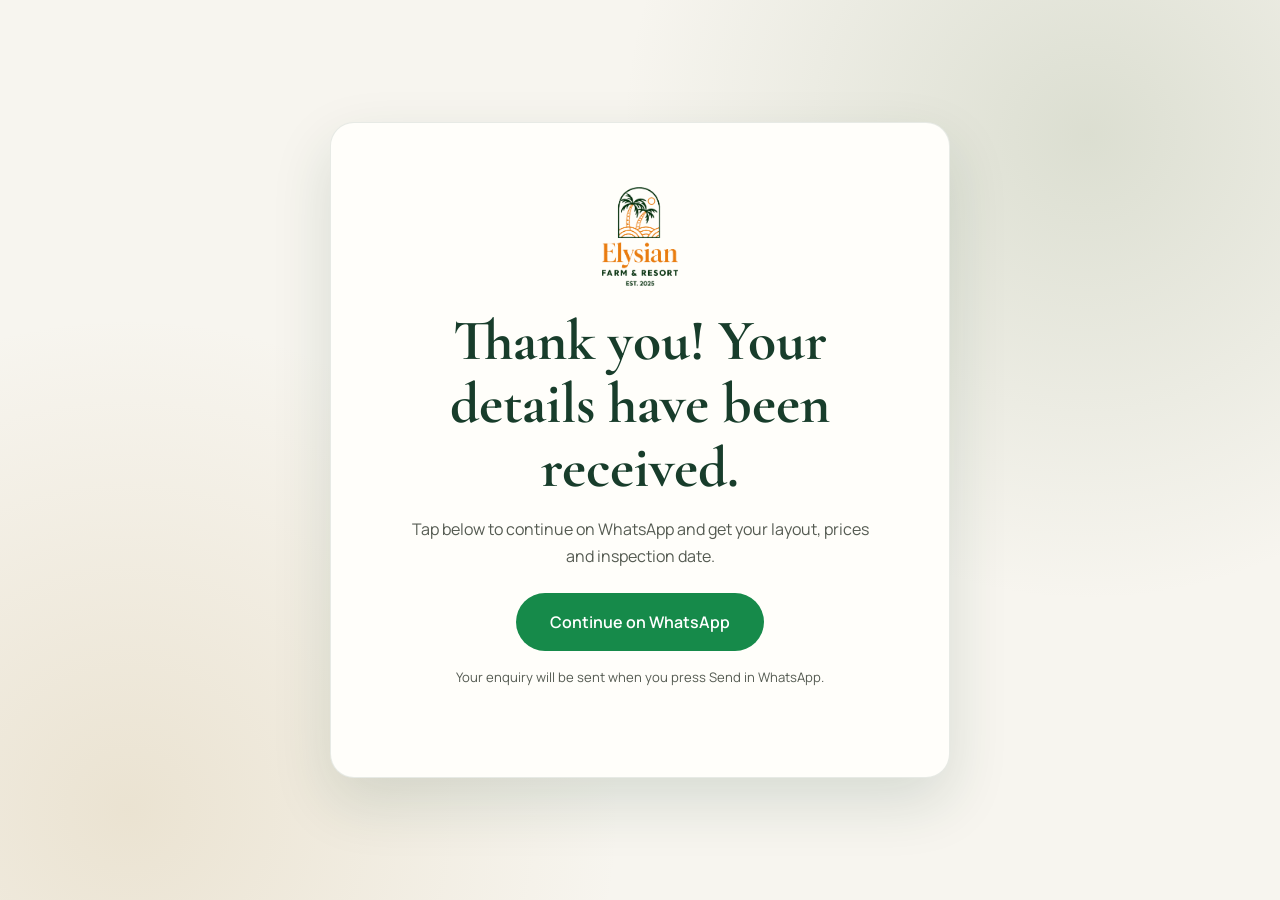
<file: thank-you.html>
<!DOCTYPE html>
<html lang="en-NG">
<head>
    <meta charset="utf-8">
    <meta name="viewport" content="width=device-width, initial-scale=1">
    <title>Thank You | Elysian Farms &amp; Resort</title>
    <meta name="description" content="Thank you for your enquiry to Elysian Farms &amp; Resort. Continue on WhatsApp to speak with our team.">
    <meta name="robots" content="noindex, nofollow">
    <meta name="theme-color" content="#183D2B">
    <link rel="icon" type="image/png" href="assets/logo/elysian-logo.png">
    <link rel="preconnect" href="https://fonts.googleapis.com">
    <link rel="preconnect" href="https://fonts.gstatic.com" crossorigin>
    <link rel="stylesheet"
        href="https://fonts.googleapis.com/css2?family=Cormorant+Garamond:wght@500;600;700&amp;family=Manrope:wght@400;500;600;700&amp;display=swap">
    <link rel="stylesheet" href="css/style.css">

    <!-- Meta Pixel Code -->
    <script>
        !function (f, b, e, v, n, t, s) {
            if (f.fbq) return; n = f.fbq = function () {
                n.callMethod ? n.callMethod.apply(n, arguments) : n.queue.push(arguments)
            };
            if (!f._fbq) f._fbq = n; n.push = n; n.loaded = !0; n.version = '2.0';
            n.queue = []; t = b.createElement(e); t.async = !0;
            t.src = v; s = b.getElementsByTagName(e)[0];
            s.parentNode.insertBefore(t, s)
        }(window, document, 'script',
            'https://connect.facebook.net/en_US/fbevents.js');
        fbq('init', '2271069093458675');
        fbq('track', 'PageView');
        fbq('track', 'Lead');
    </script>
    <noscript><img height="1" width="1" style="display:none"
            src="https://www.facebook.com/tr?id=2271069093458675&ev=PageView&noscript=1" /></noscript>
    <!-- End Meta Pixel Code -->
</head>
<body class="thank-you-page">
    <main class="thank-you-card">
        <img class="thank-you-logo" src="assets/logo/elysian-logo.png" alt="Elysian Farms &amp; Resort" width="76" height="76">
        <h1>Thank you! Your details have been received.</h1>
        <p>Tap below to continue on WhatsApp and get your layout, prices and inspection date.</p>
        <a id="whatsapp-continue" class="btn btn-whatsapp" href="https://wa.me/2348130886889?text=Hello%20Elysian%20Farms%20%26%20Resort%2C%20I%20would%20like%20to%20make%20an%20enquiry."
            target="_blank" rel="noopener noreferrer">Continue on WhatsApp</a>
        <p id="whatsapp-note" class="thank-you-note" role="status" aria-live="polite">Your enquiry will be sent when you press Send in WhatsApp.</p>
    </main>
    <script src="js/data.js"></script>
    <script src="js/thank-you.js"></script>
</body>
</html>
</file>
<file: css/style.css>
:root {
    --green: #183D2B;
    --sage: #8A9B78;
    --cream: #F7F5EF;
    --ink: #242820;
    --gold: #B99A5B;
    --r: 18px;
    --sh: 0 10px 30px rgba(24, 61, 43, .12);
    --serif: "Cormorant Garamond", Georgia, serif;
    --sans: "Manrope", system-ui, sans-serif;
    --hdr: 76px
}

* {
    box-sizing: border-box;
    margin: 0
}

html {
    scroll-behavior: smooth;
    scroll-padding-top: var(--hdr)
}

body {
    font-family: var(--sans);
    color: var(--ink);
    background: var(--cream);
    line-height: 1.65;
    overflow-x: hidden
}

img {
    max-width: 100%;
    height: auto;
    display: block
}

a {
    color: inherit
}

ul {
    padding: 0;
    list-style: none
}

.wrap {
    width: min(1200px, 92%);
    margin-inline: auto
}

.skip {
    position: absolute;
    left: -999px
}

.skip:focus {
    left: 8px;
    top: 8px;
    background: #fff;
    padding: 8px;
    z-index: 99
}

h1,
h2,
h3 {
    font-family: var(--serif);
    line-height: 1.1;
    color: var(--green)
}

h2 {
    font-size: clamp(2rem, 5vw, 3.2rem);
    margin-bottom: .6em
}

h3 {
    font-size: 1.6rem;
    margin-bottom: .3em
}

.eyebrow {
    color: var(--gold);
    font-weight: 900;
    letter-spacing: .08em;
    font-size: 1.1rem;
    margin-bottom: .6rem
}

.sec {
    padding: clamp(56px, 9vw, 110px) 0
}

.alt {
    background: #EFEDE3
}

.dark {
    background: var(--green);
    color: #e8efe8
}

.dark h2,
.dark h3 {
    color: #fff
}

.center {
    text-align: center;
    margin: 3rem 0 1.5rem
}

.btn {
    display: inline-flex;
    align-items: center;
    justify-content: center;
    min-height: 48px;
    padding: 0 1.6rem;
    border-radius: 999px;
    font: 600 .95rem var(--sans);
    text-decoration: none;
    border: 2px solid transparent;
    cursor: pointer;
    transition: .25s
}

.btn-gold {
    background: var(--gold);
    color: #fff
}

.btn-gold:hover {
    background: #a3854a;
    transform: translateY(-2px)
}

.btn-green {
    background: var(--green);
    color: #fff
}

.btn-green:hover {
    background: #0f2a1d
}

.btn-outline {
    border-color: var(--gold);
    color: var(--green);
    background: transparent
}

.btn-outline:hover {
    background: var(--gold);
    color: #fff
}

.btn-light {
    border-color: #fff;
    color: #fff
}

.btn-light:hover {
    background: #fff;
    color: var(--green)
}

:focus-visible {
    outline: 3px solid var(--gold);
    outline-offset: 3px
}

/* header */
.site-header {
    position: fixed;
    inset: 0 0 auto;
    z-index: 50;
    transition: .3s;
    height: var(--hdr)
}

.site-header.scrolled {
    background: rgba(24, 61, 43, .96);
    box-shadow: var(--sh);
    backdrop-filter: blur(8px)
}

.bar {
    display: flex;
    align-items: center;
    justify-content: space-between;
    height: 100%
}

.brand {
    /* background:var(--cream);
    border-radius:12px; */
    padding: 5px 9px;
    display: block
}

.brand img {
    height: 90px;
    width: 80px;
}

nav ul#menu {
    position: absolute;
    top: var(--hdr);
    left: 0;
    right: 0;
    background: var(--green);
    display: none;
    flex-direction: column;
    padding: 1rem 4%;
    gap: .2rem
}

#menu.open {
    display: flex
}

#menu a {
    color: #fff;
    text-decoration: none;
    display: block;
    padding: .7rem 0;
    font-weight: 500
}

#menu a.active {
    color: var(--gold)
}

.d-only {
    display: none
}

.m-only {
    margin-top: .6rem
}

.nav-toggle {
    background: none;
    border: 0;
    width: 48px;
    height: 48px;
    margin-left: auto;
    display: grid;
    place-content: center;
    gap: 5px;
    cursor: pointer
}

.nav-toggle span {
    width: 26px;
    height: 2px;
    background: #fff;
    display: block
}

/* hero */
.hero {
    position: relative;
    min-height: 100svh;
    display: flex;
    align-items: center;
    color: #fff;
    overflow: hidden;
    background: var(--green)
}

.hero-bg {
    position: absolute;
    left: 50%;
    top: 50%;
    width: max(100%, 177.778vh);
    height: max(100%, 56.25vw);
    border: 0;
    transform: translate(-50%, -50%);
    pointer-events: none;
    z-index: 0
}

.hero-poster {
    position: absolute;
    inset: 0;
    width: 100%;
    height: 100%;
    object-fit: cover;
    z-index: 0
}

.hero-bg.is-unavailable {
    opacity: 0
}

.hero::after {
    content: "";
    position: absolute;
    inset: 0;
    z-index: 1;
    background: linear-gradient(90deg, rgba(15, 42, 29, .42), rgba(15, 42, 29, .12) 70%, rgba(15, 42, 29, .06)), linear-gradient(0deg, rgba(15, 42, 29, .18), transparent 40%);
    transition: background .35s ease
}

.hero-c {
    position: relative;
    z-index: 2;
    padding-top: var(--hdr);
    opacity: .22;
    transition: opacity .35s ease, transform .35s ease
}

.hero h1 {
    color: #fff;
    font-size: clamp(3rem, 10vw, 6rem);
    margin-bottom: .3em;
    text-shadow: 0 3px 18px rgba(15, 42, 29, .28)
}

.location-badge {
    display: inline-flex;
    align-items: center;
    gap: .65rem;
    width: fit-content;
    padding: .55rem .9rem .55rem .7rem;
    margin-bottom: 1rem;
    color: #fff;
    font: italic 600 clamp(1rem, 3vw, 1.2rem) var(--serif);
    /* background: rgba(24, 61, 43, .72);
    border: 1px solid rgba(227, 201, 139, .75);
    border-radius: 999px; */
    /* box-shadow: 0 8px 24px rgba(15, 42, 29, .25); */
    animation: location-float 3.2s ease-in-out infinite
}

.loc-icon {
    flex: none;
    color: #E3C98B
}

.loc {
    font-weight: 700;
    line-height: 1.2
}

@keyframes location-float {
    0%,
    100% {
        transform: translateY(0)
    }

    50% {
        transform: translateY(-6px)
    }
}

.tag {
    font: italic 600 clamp(1.5rem, 4vw, 2.2rem) var(--serif);
    color: #E3C98B;
    margin-bottom: 1rem
}

.lead {
    max-width: 52ch;
    margin-bottom: 1.8rem;
    opacity: .78
}

.cta {
    display: flex;
    flex-wrap: wrap;
    gap: .8rem
}

.hero:hover .hero-c,
.hero.text-visible .hero-c,
.hero-c:focus-within {
    opacity: 1;
    transform: translateY(-2px)
}

.hero:hover .lead,
.hero.text-visible .lead,
.hero-c:focus-within .lead {
    opacity: 1
}

.hero:hover::after,
.hero.text-visible::after {
    background: linear-gradient(90deg, rgba(15, 42, 29, .88), rgba(15, 42, 29, .48) 70%, rgba(15, 42, 29, .25)), linear-gradient(0deg, rgba(15, 42, 29, .55), transparent 45%)
}

.scroll {
    position: absolute;
    bottom: 22px;
    left: 50%;
    z-index: 2;
    width: 26px;
    height: 42px;
    border: 2px solid #fff;
    border-radius: 14px;
    transform: translateX(-50%)
}

.scroll span {
    position: absolute;
    left: 50%;
    top: 7px;
    width: 4px;
    height: 8px;
    background: #fff;
    border-radius: 2px;
    transform: translateX(-50%);
    animation: sc 1.8s infinite
}

@keyframes sc {
    50% {
        top: 20px;
        opacity: .2
    }
}

/* sections */
.about,
.gh,
.cot,
.fin {
    display: grid;
    gap: 2rem
}

.about>div:first-child p {
    max-width: 62ch
}

.vm {
    display: grid;
    gap: 1.2rem;
    align-content: start
}

.vm>div {
    background: #fff;
    border-radius: var(--r);
    padding: 1.6rem;
    box-shadow: var(--sh);
    border-top: 3px solid var(--gold)
}

.values {
    position: relative;
    margin-top: 2.5rem;
    overflow: hidden;
    background: linear-gradient(120deg, var(--green), #24543b);
    color: #fff;
    border-radius: var(--r);
    padding: clamp(1.6rem, 4vw, 2.5rem);
    box-shadow: 0 18px 45px rgba(24, 61, 43, .2)
}

.values::before,
.values::after {
    content: "";
    position: absolute;
    border: 1px solid rgba(227, 201, 139, .2);
    border-radius: 50%;
    pointer-events: none
}

.values::before {
    width: 220px;
    height: 220px;
    right: -80px;
    top: -130px
}

.values::after {
    width: 180px;
    height: 180px;
    left: -120px;
    bottom: -120px
}

.values h3 {
    position: relative;
    z-index: 1;
    color: #fff;
    font-size: clamp(1.45rem, 3vw, 1.8rem);
    margin-bottom: 1.2rem
}

.values ul {
    position: relative;
    z-index: 1;
    counter-reset: value-item;
    display: flex;
    display: grid;
    grid-template-columns: repeat(2, minmax(0, 1fr));
    gap: .65rem
}

.values li {
    display: flex;
    align-items: center;
    gap: .65rem;
    min-height: 3rem;
    padding: .65rem .75rem;
    border: 1px solid rgba(255, 255, 255, .16);
    border-radius: 12px;
    background: rgba(255, 255, 255, .07);
    color: #f7f5ef;
    font-size: .88rem;
    font-weight: 700;
    transition: background .25s, border-color .25s, transform .25s
}

.values li::before {
    content: counter(value-item, decimal-leading-zero);
    counter-increment: value-item;
    flex: none;
    color: var(--gold);
    font-size: .72rem;
    letter-spacing: .04em
}

.values li:hover {
    background: rgba(227, 201, 139, .14);
    border-color: rgba(227, 201, 139, .55);
    transform: translateY(-2px)
}

.head {
    margin-bottom: 2rem;
    max-width: 62ch
}

.head .btn {
    margin-top: 1rem
}

.grid3,
.grid4 {
    display: grid;
    gap: 1.4rem
}

.card,
.price-card,
.why {
    background: #fff;
    border-radius: var(--r);
    box-shadow: var(--sh);
    overflow: hidden;
    transition: .3s
}

.card:hover,
.why:hover {
    transform: translateY(-6px);
    box-shadow: 0 18px 40px rgba(24, 61, 43, .18)
}

.card img,
.why img {
    width: 100%;
    aspect-ratio: 3/2;
    object-fit: cover
}

.card-b {
    padding: 1.4rem;
    display: grid;
    gap: .6rem;
    justify-items: start
}

.card-b p {
    font-size: .95rem
}

/* work on price visibility */
.price {
    /* font: 900 1.7rem; */
    color: var(--green);
    font: italic 700 clamp(2rem, 3vw, 3.2rem) var(--sans);
    animation: location-float 2.2s ease-in-out infinite
}

.price small {
    font: 500 .9rem var(--sans);
    color: #666
}

.price-heading {
    animation: location-float 2.2s ease-in-out infinite
}

.price:hover {
    color: var(--gold);
    transform: scale(1.1)
}

.is-placeholder {
    color: var(--gold);
    font-size: 1.15rem
}

.gh h2 small {
    font: 500 1rem var(--sans);
    color: var(--ink)
}

.round {
    border-radius: var(--r);
    box-shadow: var(--sh);
    width: 100%;
    object-fit: cover;
    aspect-ratio: 4/3
}

.checks {
    display: grid;
    grid-template-columns: 1fr 1fr;
    gap: .6rem 1rem;
    margin: 1.4rem 0;
    font-size: .95rem
}

.checks li {
    display: flex;
    gap: .5rem;
    align-items: center;
    transition: transform 0.3s ease, color 0.3s ease;
}
.checks li:hover {
    color: var(--green);
    transform: scale(1.1);
}

.chk {
    width: 20px;
    flex: none;
    fill: var(--sage)
}
.chk:hover {
    fill: var(--green) ;
}

.note {
    margin-top: 1.6rem;
    font-size: .9rem;
    font-style: italic;
    color: #555
}

.cot p {
    margin-bottom: 1rem;
    max-width: 56ch
}

.gal {
    display: grid;
    grid-template-columns: 1fr 1fr;
    gap: .8rem
}

.gal img {
    border-radius: var(--r);
    width: 100%;
    height: 100%;
    object-fit: cover
}

.gal .main {
    grid-column: 1/-1;
    aspect-ratio: 16/10
}

.price-card {
    padding: 1.8rem;
    text-align: center;
    display: grid;
    gap: .7rem;
    justify-items: center;
    color: var(--ink)
}

.price-card h3 {
    color: var(--green)
}

.pp {
    font-size: .9rem
}

.why {
    display: grid
}

.why>div {
    padding: 1.4rem
}

.why h3 {
    font-size: 1.4rem
}

.why p {
    font-size: .93rem
}

.pay {
    background: #fff;
    border-radius: var(--r);
    padding: clamp(1.5rem, 5vw, 3rem);
    box-shadow: var(--sh);
    border-left: 5px solid var(--gold)
}

.pay p,
.pay li {
    margin-bottom: .6rem
}

.pay .btn {
    margin-top: .6rem
}

.guidelines {
    position: relative;
    isolation: isolate;
    overflow: hidden;
    color: #f7f5ef;
    background:
        radial-gradient(ellipse at 84% 18%, rgba(138, 155, 120, .25), transparent 34%),
        radial-gradient(ellipse at 8% 94%, rgba(185, 154, 91, .2), transparent 32%),
        linear-gradient(122deg, #10291d 0%, #183d2b 54%, #244b36 100%)
}

.guidelines::before {
    content: "";
    position: absolute;
    z-index: 0;
    top: -48%;
    right: 12%;
    width: min(58vw, 700px);
    aspect-ratio: 1;
    border: 1px solid rgba(227, 201, 139, .13);
    border-radius: 50%;
    box-shadow: 0 0 0 42px rgba(255, 255, 255, .018), 0 0 0 96px rgba(255, 255, 255, .014);
    pointer-events: none
}

.guidelines-layout {
    position: relative;
    z-index: 1;
    display: grid;
    align-items: center;
    gap: clamp(2.5rem, 7vw, 6rem)
}

.guidelines-copy {
    max-width: 620px
}

.guidelines-kicker {
    display: inline-flex;
    align-items: center;
    gap: .65rem;
    margin-bottom: 1.4rem;
    padding: .52rem .9rem;
    border: 1px solid rgba(227, 201, 139, .35);
    border-radius: 999px;
    background: rgba(255, 255, 255, .06);
    color: #e3c98b;
    font-size: .75rem;
    font-weight: 800;
    letter-spacing: .13em;
    text-transform: uppercase
}

.guidelines-kicker span {
    width: 7px;
    height: 7px;
    border-radius: 50%;
    background: #e3c98b;
    box-shadow: 0 0 12px rgba(227, 201, 139, .8)
}

.guidelines h2 {
    margin-bottom: 1.1rem;
    color: #fff;
    font-size: clamp(2.8rem, 6vw, 4.7rem);
    letter-spacing: -.035em;
    line-height: .98
}

.guidelines h2 em {
    color: #e3c98b;
    font-style: normal
}

.guidelines-intro {
    max-width: 54ch;
    margin-bottom: 1.6rem;
    color: rgba(247, 245, 239, .82);
    font-size: 1.03rem;
    line-height: 1.8
}

.guidelines-note {
    display: flex;
    align-items: flex-start;
    gap: .9rem;
    max-width: 570px;
    margin-bottom: 1.6rem;
    padding: 1rem 1.1rem;
    border: 1px solid rgba(255, 255, 255, .12);
    border-left: 3px solid #b99a5b;
    border-radius: 14px;
    background: rgba(255, 255, 255, .065)
}

.guidelines-note-mark {
    display: grid;
    flex: none;
    width: 25px;
    height: 25px;
    place-items: center;
    border-radius: 50%;
    background: rgba(227, 201, 139, .17);
    color: #e3c98b;
    font-family: var(--serif);
    font-size: 1.1rem;
    font-weight: 700
}

.guidelines-note strong {
    display: block;
    margin-bottom: .2rem;
    color: #fff;
    font-size: .9rem
}

.guidelines-note p {
    color: rgba(247, 245, 239, .72);
    font-size: .82rem;
    line-height: 1.65
}

.guidelines-download-grid {
    display: grid;
    grid-template-columns: repeat(2, minmax(0, 1fr));
    gap: .85rem;
    max-width: 650px
}

.guidelines-download {
    display: flex;
    width: 100%;
    max-width: 100%;
    min-width: 0;
    min-height: 76px;
    gap: .65rem;
    padding: .8rem .9rem;
    border: 1px solid rgba(255, 255, 255, .48);
    border-radius: 16px;
    background: linear-gradient(135deg, #f1dfb2, #c8a962);
    box-shadow: 0 12px 30px rgba(0, 0, 0, .22);
    color: #183d2b;
    text-align: left;
    transition: transform .25s, box-shadow .25s, filter .25s
}

.guidelines-download:hover {
    transform: translateY(-3px);
    box-shadow: 0 18px 34px rgba(0, 0, 0, .3);
    filter: brightness(1.04)
}

.guidelines-download-icon,
.guidelines-download-arrow {
    flex: none
}

.guidelines-download-text {
    display: grid;
    gap: .12rem
}

.guidelines-download-text strong {
    font-size: .92rem
}

.guidelines-download-text small {
    color: rgba(24, 61, 43, .75);
    font-size: .72rem;
    font-weight: 700
}

.guidelines-download-arrow {
    margin-left: auto
}

.brochure-download {
    border-color: rgba(255, 255, 255, .32);
    background: rgba(255, 255, 255, .075);
    box-shadow: inset 0 1px 0 rgba(255, 255, 255, .08);
    color: #fff
}

.brochure-download:hover {
    border-color: rgba(227, 201, 139, .8);
    background: rgba(255, 255, 255, .13);
    box-shadow: 0 12px 30px rgba(0, 0, 0, .18);
    filter: none
}

.brochure-download .guidelines-download-icon {
    box-sizing: content-box;
    padding: .55rem;
    border: 1px solid rgba(227, 201, 139, .3);
    border-radius: 11px;
    background: rgba(227, 201, 139, .12);
    color: #e3c98b
}

.brochure-download .guidelines-download-text small {
    color: rgba(247, 245, 239, .68)
}

.brochure-download .guidelines-download-arrow {
    color: #e3c98b
}

.guidelines-art {
    position: relative;
    display: grid;
    min-height: 430px;
    place-items: center;
    isolation: isolate
}

.guidelines-art::before {
    content: "";
    position: absolute;
    z-index: -1;
    width: min(75%, 360px);
    aspect-ratio: 1;
    border-radius: 50%;
    background: radial-gradient(circle, rgba(227, 201, 139, .22), rgba(138, 155, 120, .12) 48%, transparent 70%);
    filter: blur(5px)
}

.guidelines-sheet {
    position: relative;
    width: min(82%, 350px);
    min-height: 410px;
    overflow: hidden;
    padding: 1.55rem 1.65rem;
    transform: rotate(2deg);
    border: 1px solid rgba(255, 255, 255, .72);
    border-left: 6px solid #c8a962;
    border-radius: 4px 18px 18px 4px;
    background: linear-gradient(145deg, #fffefa, #f0ecdf);
    box-shadow: 0 32px 65px rgba(0, 0, 0, .34), 0 3px 0 rgba(255, 255, 255, .35) inset;
    color: var(--green)
}

.guidelines-sheet::after {
    position: absolute;
    top: 0;
    right: 0;
    width: 42px;
    height: 42px;
    background: linear-gradient(225deg, #d9d2c2 0 48%, #f7f3e8 50%);
    content: ""
}

.guidelines-sheet-brand {
    display: flex;
    align-items: center;
    gap: .7rem;
    color: var(--green);
    font-size: .58rem;
    font-weight: 900;
    letter-spacing: .12em;
    line-height: 1.35
}

.guidelines-monogram {
    display: grid;
    width: 42px;
    height: 42px;
    place-items: center;
    border: 1px solid rgba(185, 154, 91, .7);
    border-radius: 50%;
    color: #9c7d40;
    font-family: var(--serif);
    font-size: 1.7rem;
    font-weight: 700
}

.guidelines-sheet-label {
    display: inline-block;
    margin-top: 1.7rem;
    padding: .35rem .55rem;
    border: 1px solid rgba(185, 154, 91, .45);
    border-radius: 3px;
    color: #8d7442;
    font-size: .53rem;
    font-weight: 900;
    letter-spacing: .15em
}

.guidelines-sheet-overline {
    margin: 1.35rem 0 .65rem;
    color: #7a806e;
    font-size: .52rem;
    font-weight: 800;
    letter-spacing: .13em
}

.guidelines-sheet h3 {
    margin-bottom: 1.35rem;
    color: var(--green);
    font-size: clamp(2.5rem, 5vw, 3.2rem);
    line-height: .92
}

.guidelines-sheet-lines {
    display: grid;
    gap: .4rem;
    width: 78%;
    margin-bottom: 1.2rem
}

.guidelines-sheet-lines span {
    height: 2px;
    border-radius: 2px;
    background: rgba(24, 61, 43, .14)
}

.guidelines-sheet-lines span:nth-child(2) {
    width: 82%
}

.guidelines-sheet-lines span:nth-child(3) {
    width: 58%
}

.guidelines-sheet-footer {
    display: grid;
    gap: .22rem;
    padding-top: .75rem;
    border-top: 1px solid rgba(24, 61, 43, .16)
}

.guidelines-sheet-footer span {
    color: #8d7442;
    font-size: .48rem;
    font-weight: 900;
    letter-spacing: .15em
}

.guidelines-sheet-footer strong {
    color: var(--green);
    font-size: .6rem;
    letter-spacing: .08em
}

.guidelines-float {
    position: absolute;
    top: 13%;
    right: 0;
    display: flex;
    align-items: center;
    gap: .65rem;
    max-width: 230px;
    padding: .75rem .9rem;
    border: 1px solid rgba(24, 61, 43, .08);
    border-radius: 13px;
    background: rgba(255, 254, 250, .96);
    box-shadow: 0 12px 28px rgba(0, 0, 0, .2);
    color: var(--green)
}

.guidelines-float-check {
    display: grid;
    flex: none;
    width: 30px;
    height: 30px;
    place-items: center;
    border-radius: 50%;
    background: #e8eee4;
    color: var(--green);
    font-size: 1rem;
    font-weight: 900
}

.guidelines-float strong,
.guidelines-float small {
    display: block
}

.guidelines-float strong {
    font-size: .72rem
}

.guidelines-float small {
    margin-top: .1rem;
    color: #687365;
    font-size: .62rem
}

.guidelines-page-stamp {
    position: absolute;
    right: 5%;
    bottom: 11%;
    display: grid;
    width: 78px;
    height: 78px;
    align-content: center;
    justify-items: center;
    transform: rotate(8deg);
    border: 1px solid rgba(227, 201, 139, .8);
    border-radius: 50%;
    background: #183d2b;
    box-shadow: 0 12px 22px rgba(0, 0, 0, .24);
    color: #fff
}

.guidelines-page-stamp span,
.guidelines-page-stamp small {
    color: #e3c98b;
    font-size: .48rem;
    font-weight: 800;
    letter-spacing: .13em;
    text-transform: uppercase
}

.guidelines-page-stamp strong {
    font-family: var(--serif);
    font-size: 1.7rem;
    line-height: .95
}

@media (max-width: 560px) {
    .guidelines-download-grid {
        grid-template-columns: 1fr
    }
}

@media (min-width: 900px) {
    .guidelines-layout {
        grid-template-columns: minmax(0, 1.08fr) minmax(350px, .92fr)
    }

    .guidelines-art {
        min-height: 500px
    }
}

@media (max-width: 480px) {
    .guidelines-art {
        min-height: 390px
    }

    .guidelines-sheet {
        width: 84%;
        min-height: 370px;
        padding: 1.3rem
    }

    .guidelines-sheet-label {
        margin-top: 1.2rem
    }

    .guidelines-float {
        top: 8%;
        right: -2%;
        max-width: 205px
    }

    .guidelines-page-stamp {
        right: 2%;
        bottom: 7%;
        width: 68px;
        height: 68px
    }
}

.amgrid {
    display: grid;
    grid-template-columns: repeat(2, 1fr);
    gap: .8rem
}

.am {
    position: relative;
    border-radius: 14px;
    overflow: hidden;
    aspect-ratio: 1
}

.am img {
    width: 100%;
    height: 100%;
    object-fit: cover;
    transition: .5s
}

.am:hover img {
    transform: scale(1.07)
}

.am figcaption {
    position: absolute;
    inset: auto 0 0;
    padding: 1.6rem .7rem .6rem;
    color: #fff;
    font-weight: 600;
    font-size: .88rem;
    background: linear-gradient(0deg, rgba(15, 42, 29, .88), transparent)
}

.lm {
    display: grid;
    grid-template-columns: repeat(2, 1fr);
    gap: 1.2rem;
    text-align: center
}

.lm img {
    border-radius: 24px;
    aspect-ratio: 1;
    object-fit: cover;
    margin-bottom: .6rem;
    box-shadow: var(--sh)
}

.lm span {
    font-weight: 600;
    display: block
}

.lm em {
    color: var(--gold);
    font-weight: 700;
    font-style: normal
}

.final {
    background: radial-gradient(circle at 90% 10%, rgba(138, 155, 120, .25), transparent 40%), radial-gradient(circle at 5% 95%, rgba(185, 154, 91, .18), transparent 35%), var(--green);
    color: #fff
}

.final h2 {
    color: #fff
}

.contact-l {
    margin: 1rem 0 1.6rem;
    font-size: 1.1rem
}

.contact-l li {
    margin-bottom: .4rem
}

.contact-l a {
    color: #E3C98B
}

.form {
    background: var(--cream);
    color: var(--ink);
    padding: 1.6rem;
    border-radius: var(--r);
    display: grid;
    gap: .9rem;
    align-content: start
}

.form h3 {
    margin: 0
}

.f {
    display: grid;
    gap: .3rem
}

label {
    font-weight: 600;
    font-size: .9rem
}

input,
select,
textarea {
    font: inherit;
    padding: .8rem 1rem;
    border: 1.5px solid #cfcdbf;
    border-radius: 12px;
    background: #fff;
    width: 100%
}

input[aria-invalid=true],
select[aria-invalid=true],
textarea[aria-invalid=true] {
    border-color: #b3261e
}

.err {
    color: #b3261e;
    font-size: .82rem;
    min-height: 0
}

.status {
    font-size: .85rem;
    color: #555
}

.site-footer {
    background: #0f2a1d;
    color: #cfd9cf;
    padding: 3rem 0 1.5rem
}

.fgrid {
    display: grid;
    grid-template-columns: repeat(2, minmax(0, 1fr));
    gap: 2rem
}

.fgrid > div:first-child,
.fgrid > .legal {
    grid-column: 1 / -1
}

.site-footer h4 {
    color: #fff;
    margin-bottom: .6rem
}

.site-footer a {
    text-decoration: none
}

.site-footer a:hover {
    color: var(--gold)
}

.plain li {
    margin-bottom: .35rem
}

.legal {
    font-size: .85rem;
    /* justify-self: center; */
    border-top: 1px solid rgba(255, 255, 255, .15);
    padding-top: 1rem
}

.to-top {
    position: fixed;
    right: 16px;
    bottom: 16px;
    width: 48px;
    height: 48px;
    border-radius: 50%;
    border: 0;
    background: var(--gold);
    color: #fff;
    font-size: 1.3rem;
    cursor: pointer;
    opacity: 0;
    pointer-events: none;
    transition: .3s;
    z-index: 40;
    box-shadow: var(--sh)
}

.to-top.show {
    opacity: 1;
    pointer-events: auto
}

.reveal,
.reveal-up,
.reveal-left,
.reveal-right,
.reveal-scale,
.reveal-blur,
.reveal-clip {
    opacity: 0;
    transition: opacity .8s cubic-bezier(.22, 1, .36, 1), transform .8s cubic-bezier(.22, 1, .36, 1), filter .8s cubic-bezier(.22, 1, .36, 1), clip-path .9s cubic-bezier(.22, 1, .36, 1);
    will-change: opacity, transform
}

.reveal,
.reveal-up {
    transform: translateY(22px)
}

.reveal-left {
    transform: translateX(-30px)
}

.reveal-right {
    transform: translateX(30px)
}

.reveal-scale {
    transform: scale(.94)
}

.reveal-blur {
    filter: blur(10px);
    transform: translateY(14px)
}

.reveal-clip {
    clip-path: inset(0 100% 0 0);
    transform: translateY(8px)
}

.reveal.in,
.reveal-up.in,
.reveal-left.in,
.reveal-right.in,
.reveal-scale.in,
.reveal-blur.in,
.reveal-clip.in {
    opacity: 1;
    filter: none;
    transform: none;
    clip-path: inset(0)
}

.reveal-stagger > * {
    opacity: 0;
    transform: translateY(18px);
    transition: opacity .75s cubic-bezier(.22, 1, .36, 1), transform .75s cubic-bezier(.22, 1, .36, 1);
    transition-delay: calc(var(--reveal-delay, 120ms) * var(--reveal-index, 0));
    will-change: opacity, transform
}

.reveal-stagger.in > * {
    opacity: 1;
    transform: none
}

.reveal-stagger > :nth-child(1) { --reveal-index: 0 }
.reveal-stagger > :nth-child(2) { --reveal-index: 1 }
.reveal-stagger > :nth-child(3) { --reveal-index: 2 }
.reveal-stagger > :nth-child(4) { --reveal-index: 3 }
.reveal-stagger > :nth-child(5) { --reveal-index: 4 }
.reveal-stagger > :nth-child(6) { --reveal-index: 5 }
.reveal-stagger > :nth-child(7) { --reveal-index: 6 }
.reveal-stagger > :nth-child(8) { --reveal-index: 7 }
.reveal-stagger > :nth-child(9) { --reveal-index: 8 }
.reveal-stagger > :nth-child(10) { --reveal-index: 9 }
.reveal-stagger > :nth-child(11) { --reveal-index: 10 }
.reveal-stagger > :nth-child(12) { --reveal-index: 11 }

@media(prefers-reduced-motion:reduce) {
    * {
        animation: none !important;
        transition: none !important
    }

    html {
        scroll-behavior: auto
    }

    .reveal,
    .reveal-up,
    .reveal-left,
    .reveal-right,
    .reveal-scale,
    .reveal-blur,
    .reveal-clip,
    .reveal-stagger > * {
        opacity: 1;
        transform: none;
        filter: none;
        clip-path: none;
        transition: none
    }
}

@media(min-width:700px) {
    .values ul {
        grid-template-columns: repeat(5, minmax(0, 1fr))
    }

    .grid3 {
        grid-template-columns: repeat(2, 1fr)
    }

    .grid4 {
        grid-template-columns: repeat(2, 1fr)
    }

    .amgrid {
        grid-template-columns: repeat(3, 1fr)
    }

    .lm {
        grid-template-columns: repeat(3, 1fr)
    }

    .fgrid {
        grid-template-columns: 1.2fr 1fr 1fr
    }

    .fgrid > div:first-child {
        grid-column: auto
    }

    .legal {
        grid-column: 1/-1
    }
}

@media(min-width:1000px) {
    :root {
        --hdr: 84px
    }

    .nav-toggle,
    .m-only {
        display: none
    }

    .d-only {
        display: inline-flex
    }

    nav ul#menu {
        position: static;
        display: flex;
        flex-direction: row;
        background: none;
        padding: 0;
        gap: 1.6rem
    }

    #menu a {
        padding: .4rem 0;
        font-size: .92rem;
        border-bottom: 2px solid transparent
    }

    #menu a.active {
        border-color: var(--gold);
        color: #fff
    }

    .about {
        grid-template-columns: 1.3fr 1fr;
        align-items: start
    }

    .gh {
        grid-template-columns: 1.1fr 1fr;
        align-items: center
    }

    .cot {
        grid-template-columns: 1fr 1.1fr;
        align-items: center
    }

    .fin {
        grid-template-columns: 1fr 1fr;
        align-items: center
    }

    .grid3 {
        grid-template-columns: repeat(3, 1fr)
    }
}

/* Shared section polish */
.head {
    max-width: 760px;
    margin: 0 auto 2.8rem;
    text-align: center
}

.head .eyebrow {
    display: inline-flex;
    align-items: center;
    gap: .65rem;
    color: #94783f;
    font-size: .78rem;
    letter-spacing: .16em;
    text-transform: uppercase
}

.head .eyebrow::before,
.head .eyebrow::after {
    width: 24px;
    height: 1px;
    background: currentColor;
    content: ""
}

.head h2 {
    margin-bottom: .45em;
    font-size: clamp(2.35rem, 5vw, 3.8rem);
    letter-spacing: -.025em
}

.head > p:last-child {
    max-width: 58ch;
    margin-inline: auto;
    color: #666b60
}

.alt .head > p:last-child {
    color: #5e6259
}

/* About and values */
.about > div:first-child {
    position: relative;
    overflow: hidden;
    padding: clamp(1.5rem, 3vw, 2.4rem);
    border: 1px solid rgba(24, 61, 43, .08);
    border-radius: 24px;
    background:
        radial-gradient(circle at 100% 0, rgba(185, 154, 91, .15), transparent 34%),
        linear-gradient(145deg, #fffefa, #f0eee5);
    box-shadow: var(--sh)
}

.about > div:first-child::after {
    position: absolute;
    right: -52px;
    bottom: -95px;
    width: 200px;
    height: 200px;
    border: 1px solid rgba(185, 154, 91, .22);
    border-radius: 50%;
    box-shadow: 0 0 0 22px rgba(185, 154, 91, .045), 0 0 0 48px rgba(185, 154, 91, .035);
    content: "";
    pointer-events: none
}

.about > div:first-child > * {
    position: relative;
    z-index: 1
}

.about > div:first-child .eyebrow {
    font-size: .82rem;
    text-transform: uppercase;
    letter-spacing: .14em
}

.about > div:first-child h2 {
    font-size: clamp(2.2rem, 4vw, 3.3rem)
}

.about > div:first-child p:last-child {
    color: #62685e;
    line-height: 1.85
}

.vm > div {
    position: relative;
    overflow: hidden;
    padding: 1.7rem 1.7rem 1.7rem 1.9rem;
    border: 1px solid rgba(24, 61, 43, .08);
    border-top: 0;
    border-left: 4px solid var(--gold);
    background: linear-gradient(145deg, #fff, #f4f2e9);
    transition: transform .25s, box-shadow .25s
}

.vm > div:hover {
    transform: translateY(-4px);
    box-shadow: 0 16px 34px rgba(24, 61, 43, .14)
}

.vm h3 {
    margin-bottom: .55rem;
    font-size: 1.8rem
}

.vm p {
    color: #61665d
}

.values {
    border: 1px solid rgba(227, 201, 139, .25)
}

/* Land, buildings, and cottage cards */
.card,
.price-card,
.why {
    border: 1px solid rgba(24, 61, 43, .08);
    box-shadow: 0 12px 32px rgba(24, 61, 43, .09)
}

.card:hover,
.why:hover {
    box-shadow: 0 22px 48px rgba(24, 61, 43, .19)
}

.card img {
    aspect-ratio: 1.48;
    transition: transform .7s cubic-bezier(.2, .7, .2, 1)
}

.card:hover img {
    transform: scale(1.045)
}

.card-b {
    position: relative;
    min-height: 265px;
    padding: 1.45rem 1.5rem 1.55rem
}

.card-b h3 {
    margin-bottom: .15rem;
    font-size: 1.85rem
}

.card-b .price {
    display: inline-flex;
    align-items: baseline;
    width: fit-content;
    margin: .35rem 0 .45rem;
    padding: .18rem .72rem;
    border: 1px solid rgba(185, 154, 91, .28);
    border-radius: 999px;
    background: #f7f3e8;
    color: var(--green);
    font-size: clamp(1.4rem, 2vw, 1.85rem);
    animation: none
}

.card-b .price:hover {
    transform: none;
    color: var(--green)
}

.card-b > p:not(.price) {
    color: #656a60;
    line-height: 1.7
}

.card-b .btn {
    margin-top: auto
}

.price-card {
    position: relative;
    align-content: start;
    min-height: 270px;
    padding: 2rem 1.5rem;
    border-radius: 20px;
    background:
        radial-gradient(circle at 100% 0, rgba(185, 154, 91, .13), transparent 36%),
        linear-gradient(145deg, #fff, #f6f4ec);
    transition: transform .25s, box-shadow .25s
}

.price-card:hover {
    transform: translateY(-6px);
    box-shadow: 0 22px 42px rgba(0, 0, 0, .2)
}

.price-card h3 {
    font-size: 1.75rem
}

.price-card .price {
    margin: .15rem 0;
    font-size: clamp(1.85rem, 3vw, 2.5rem);
    animation: none
}

.price-card .price:hover {
    transform: none
}

.price-card .pp {
    color: #687064
}

.price-card .btn {
    margin-top: .5rem
}

/* Greenhouse and cottage features */
.gh > div:nth-child(2) {
    position: relative;
    padding: clamp(1.5rem, 3vw, 2.5rem);
    border: 1px solid rgba(24, 61, 43, .08);
    border-radius: 24px;
    background:
        radial-gradient(circle at 100% 0, rgba(185, 154, 91, .16), transparent 35%),
        #fffefa;
    box-shadow: var(--sh)
}

.gh > div:nth-child(2) .eyebrow {
    font-size: .8rem;
    text-transform: uppercase;
    letter-spacing: .14em
}

.gh > div:nth-child(2) h2 {
    font-size: clamp(2.2rem, 4vw, 3rem)
}

.gh > div:nth-child(2) > p:not(.eyebrow) {
    color: #62685e
}

.gh .checks {
    gap: .55rem
}

.gh .checks li {
    min-height: 40px;
    padding: .42rem .55rem;
    border: 1px solid rgba(24, 61, 43, .08);
    border-radius: 10px;
    background: #f6f5ef;
    font-size: .83rem;
    transition: background .2s, transform .2s
}

.gh .checks li:hover {
    background: #edf1e9;
    transform: translateY(-2px)
}

.gh > div:nth-child(2) > .btn {
    margin-top: .5rem
}

.round {
    border: 6px solid #fff;
    outline: 1px solid rgba(185, 154, 91, .4);
    box-shadow: 0 24px 55px rgba(24, 61, 43, .2)
}

.cot {
    position: relative
}

.cottages-section {
    position: relative;
    isolation: isolate;
    overflow: hidden;
    background:
        radial-gradient(ellipse at 86% 20%, rgba(138, 155, 120, .25), transparent 35%),
        radial-gradient(ellipse at 8% 95%, rgba(185, 154, 91, .18), transparent 35%),
        linear-gradient(120deg, #10291d, #183d2b 62%, #244b36)
}

.cot h2 {
    font-size: clamp(2.7rem, 5vw, 4.1rem);
    letter-spacing: -.025em
}

.cot > div:first-child > p:not(.eyebrow) {
    color: rgba(247, 245, 239, .78);
    line-height: 1.8
}

.gal {
    position: relative;
    padding: .7rem;
    border: 1px solid rgba(255, 255, 255, .17);
    border-radius: 26px;
    background: rgba(255, 255, 255, .08);
    box-shadow: 0 24px 55px rgba(0, 0, 0, .24)
}

.gal img {
    border-radius: 15px;
    transition: transform .5s
}

.gal img:hover {
    transform: scale(1.02)
}

#cottage-pricing {
    margin-top: 4rem;
    padding: clamp(1.4rem, 3vw, 2.4rem);
    border: 1px solid rgba(255, 255, 255, .14);
    border-radius: 24px;
    background: rgba(255, 255, 255, .07)
}

#cottage-pricing .center {
    margin-top: 0;
    color: #fff;
    font-size: 2rem
}

/* Lifestyle, payment, and amenities */
.why {
    align-content: start;
    border-radius: 20px
}

.why img {
    aspect-ratio: 1.55
}

.why > div {
    padding: 1.35rem 1.45rem 1.55rem
}

.why h3 {
    font-size: 1.55rem
}

.why p {
    color: #656a60;
    line-height: 1.7
}

.pay {
    position: relative;
    overflow: hidden;
    border: 1px solid rgba(185, 154, 91, .35);
    border-left: 5px solid var(--gold);
    border-radius: 24px;
    background:
        radial-gradient(circle at 100% 0, rgba(185, 154, 91, .2), transparent 40%),
        linear-gradient(135deg, #fffefa, #f0eee5);
    box-shadow: 0 22px 48px rgba(24, 61, 43, .12)
}

.pay h2 {
    font-size: clamp(2.3rem, 4vw, 3.5rem)
}

.pay > div > p:not(.eyebrow) {
    color: #62685e
}

.pay #payment-details {
    display: grid;
    gap: .65rem;
    margin: .9rem 0
}

.pay #payment-details li {
    padding: .72rem .9rem;
    border: 1px solid rgba(24, 61, 43, .08);
    border-radius: 12px;
    background: rgba(255, 255, 255, .75)
}

.pay .btn {
    margin-top: .8rem
}

.am {
    border: 1px solid rgba(255, 255, 255, .75);
    border-radius: 18px;
    box-shadow: 0 12px 28px rgba(24, 61, 43, .12)
}

.am figcaption {
    padding: 2.8rem .9rem .8rem;
    font-size: .9rem;
    letter-spacing: .015em
}

.am:hover {
    box-shadow: 0 18px 34px rgba(24, 61, 43, .2)
}

/* Landmarks and enquiry */
.lm {
    gap: 1.25rem
}

.lm li {
    position: relative;
    overflow: hidden;
    min-height: 210px;
    aspect-ratio: 1.16;
    border: 1px solid rgba(24, 61, 43, .1);
    border-radius: 20px;
    background: var(--green);
    box-shadow: 0 14px 32px rgba(24, 61, 43, .12);
    text-align: left;
    transition: transform .25s, box-shadow .25s
}

.lm li:hover {
    transform: translateY(-5px);
    box-shadow: 0 22px 42px rgba(24, 61, 43, .2)
}

.lm img {
    position: absolute;
    inset: 0;
    width: 100%;
    height: 100%;
    margin: 0;
    border-radius: 0;
    box-shadow: none;
    transition: transform .6s
}

.lm li:hover img {
    transform: scale(1.06)
}

.lm li::after {
    position: absolute;
    inset: 35% 0 0;
    background: linear-gradient(0deg, rgba(12, 31, 22, .9), rgba(12, 31, 22, 0));
    content: "";
    pointer-events: none
}

.lm span,
.lm em {
    position: absolute;
    z-index: 1;
    right: .9rem;
    bottom: .85rem;
    left: .9rem;
    color: #fff
}

.lm span {
    padding-right: 4rem;
    font-size: .95rem
}

.lm em {
    right: .75rem;
    left: auto;
    width: fit-content;
    padding: .28rem .5rem;
    border: 1px solid rgba(227, 201, 139, .45);
    border-radius: 999px;
    background: rgba(24, 61, 43, .78);
    color: #f1dfb2;
    font-size: .68rem
}

.location-note,
.note {
    max-width: 76ch;
    margin: 1.3rem auto 0;
    color: #697064;
    text-align: center;
    font-style: normal;
    line-height: 1.7
}

.final .fin > div:first-child {
    position: relative;
    padding: clamp(1rem, 3vw, 2.2rem) 0
}

.final .fin > div:first-child::before {
    display: block;
    width: 52px;
    height: 3px;
    margin-bottom: 1.4rem;
    border-radius: 3px;
    background: linear-gradient(90deg, #e3c98b, transparent);
    content: ""
}

.final h2 {
    max-width: 12ch;
    font-size: clamp(2.7rem, 5vw, 4.4rem);
    letter-spacing: -.03em
}

.final .form {
    border: 1px solid rgba(255, 255, 255, .5);
    border-radius: 22px;
    box-shadow: 0 24px 55px rgba(0, 0, 0, .24)
}

.final .form h3 {
    margin-bottom: .4rem;
    font-size: 2rem
}

.final input,
.final select,
.final textarea {
    border-color: #dedacb;
    transition: border-color .2s, box-shadow .2s
}

.final input:focus,
.final select:focus,
.final textarea:focus {
    border-color: var(--sage);
    outline: none;
    box-shadow: 0 0 0 3px rgba(138, 155, 120, .18)
}

@media (min-width: 700px) {
    .amgrid {
        grid-template-columns: repeat(3, minmax(0, 1fr));
        gap: 1rem
    }

    .lm li {
        min-height: 240px
    }
}

@media (min-width: 1000px) {
    .amgrid {
        grid-template-columns: repeat(4, minmax(0, 1fr));
        gap: 1.1rem
    }

    .lm li {
        min-height: 225px
    }
}

@media (max-width: 699px) {
    .head {
        margin-bottom: 2rem
    }

    .card-b {
        min-height: 0
    }

    .lm li {
        min-height: 0;
        aspect-ratio: 1
    }

    .grid4 {
        grid-template-columns: minmax(0, 1fr)
    }

    .amgrid,
    .lm {
        grid-template-columns: repeat(2, minmax(0, 1fr));
        gap: .8rem
    }

    .checks {
        grid-template-columns: repeat(3, auto)
    }
}

.thank-you-page {
    display: grid;
    min-height: 100svh;
    place-items: center;
    padding: 2rem 1rem;
    background:
        radial-gradient(circle at 85% 15%, rgba(138, 155, 120, .25), transparent 35%),
        radial-gradient(circle at 10% 90%, rgba(185, 154, 91, .2), transparent 35%),
        var(--cream)
}

.thank-you-card {
    width: min(100%, 620px);
    padding: clamp(2rem, 6vw, 4rem);
    border: 1px solid rgba(24, 61, 43, .1);
    border-radius: 24px;
    background: #fffefa;
    box-shadow: 0 24px 60px rgba(24, 61, 43, .14);
    text-align: center
}

.thank-you-logo {
    width: 76px;
    margin: 0 auto 1.5rem
}

.thank-you-card h1 {
    margin-bottom: 1rem;
    font-size: clamp(2.4rem, 7vw, 3.6rem)
}

.thank-you-card > p {
    max-width: 48ch;
    margin: 0 auto 1.5rem;
    color: #555b52
}

.thank-you-card .btn-whatsapp {
    min-height: 58px;
    padding-inline: 2rem;
    background: #168a4a;
    color: #fff;
    font-size: 1rem
}

.thank-you-card .btn-whatsapp:hover {
    background: #116d3a;
    transform: translateY(-2px)
}

.thank-you-note {
    margin-top: 1rem !important;
    font-size: .82rem
}
</file>
